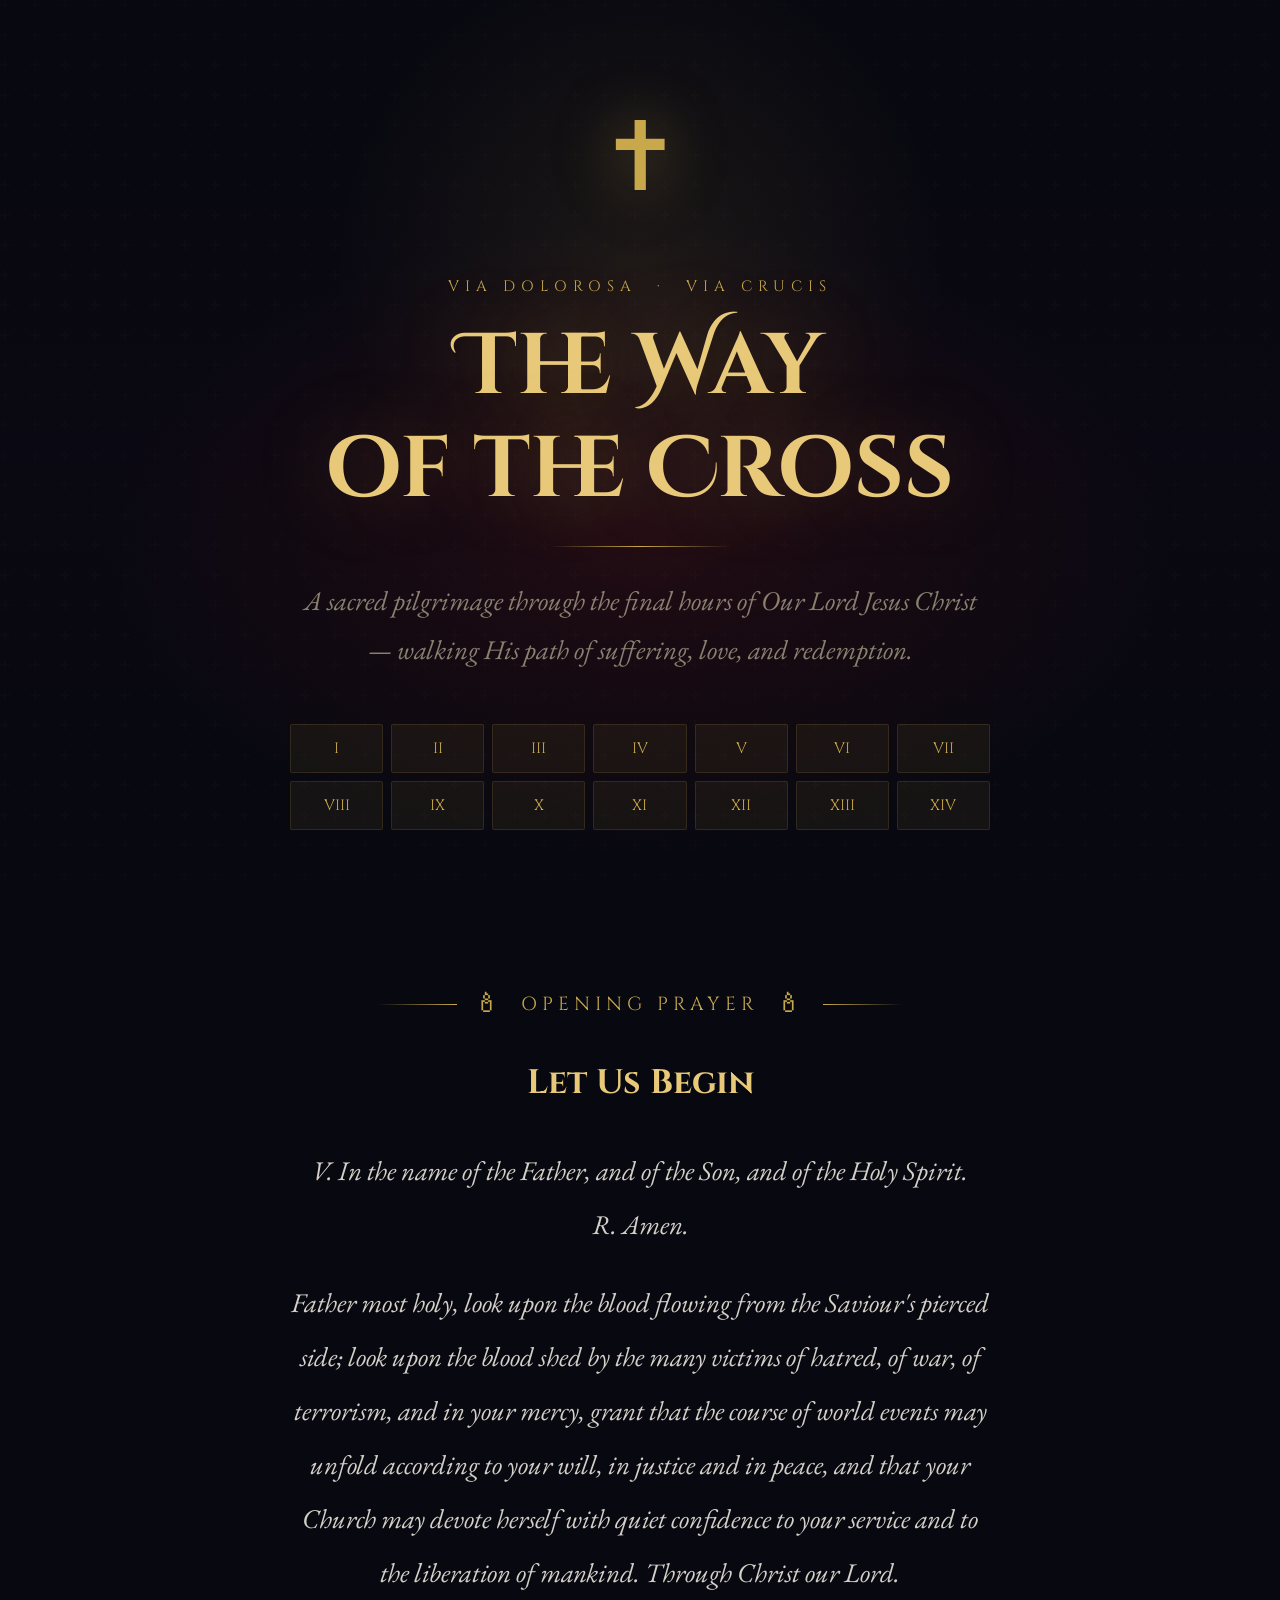
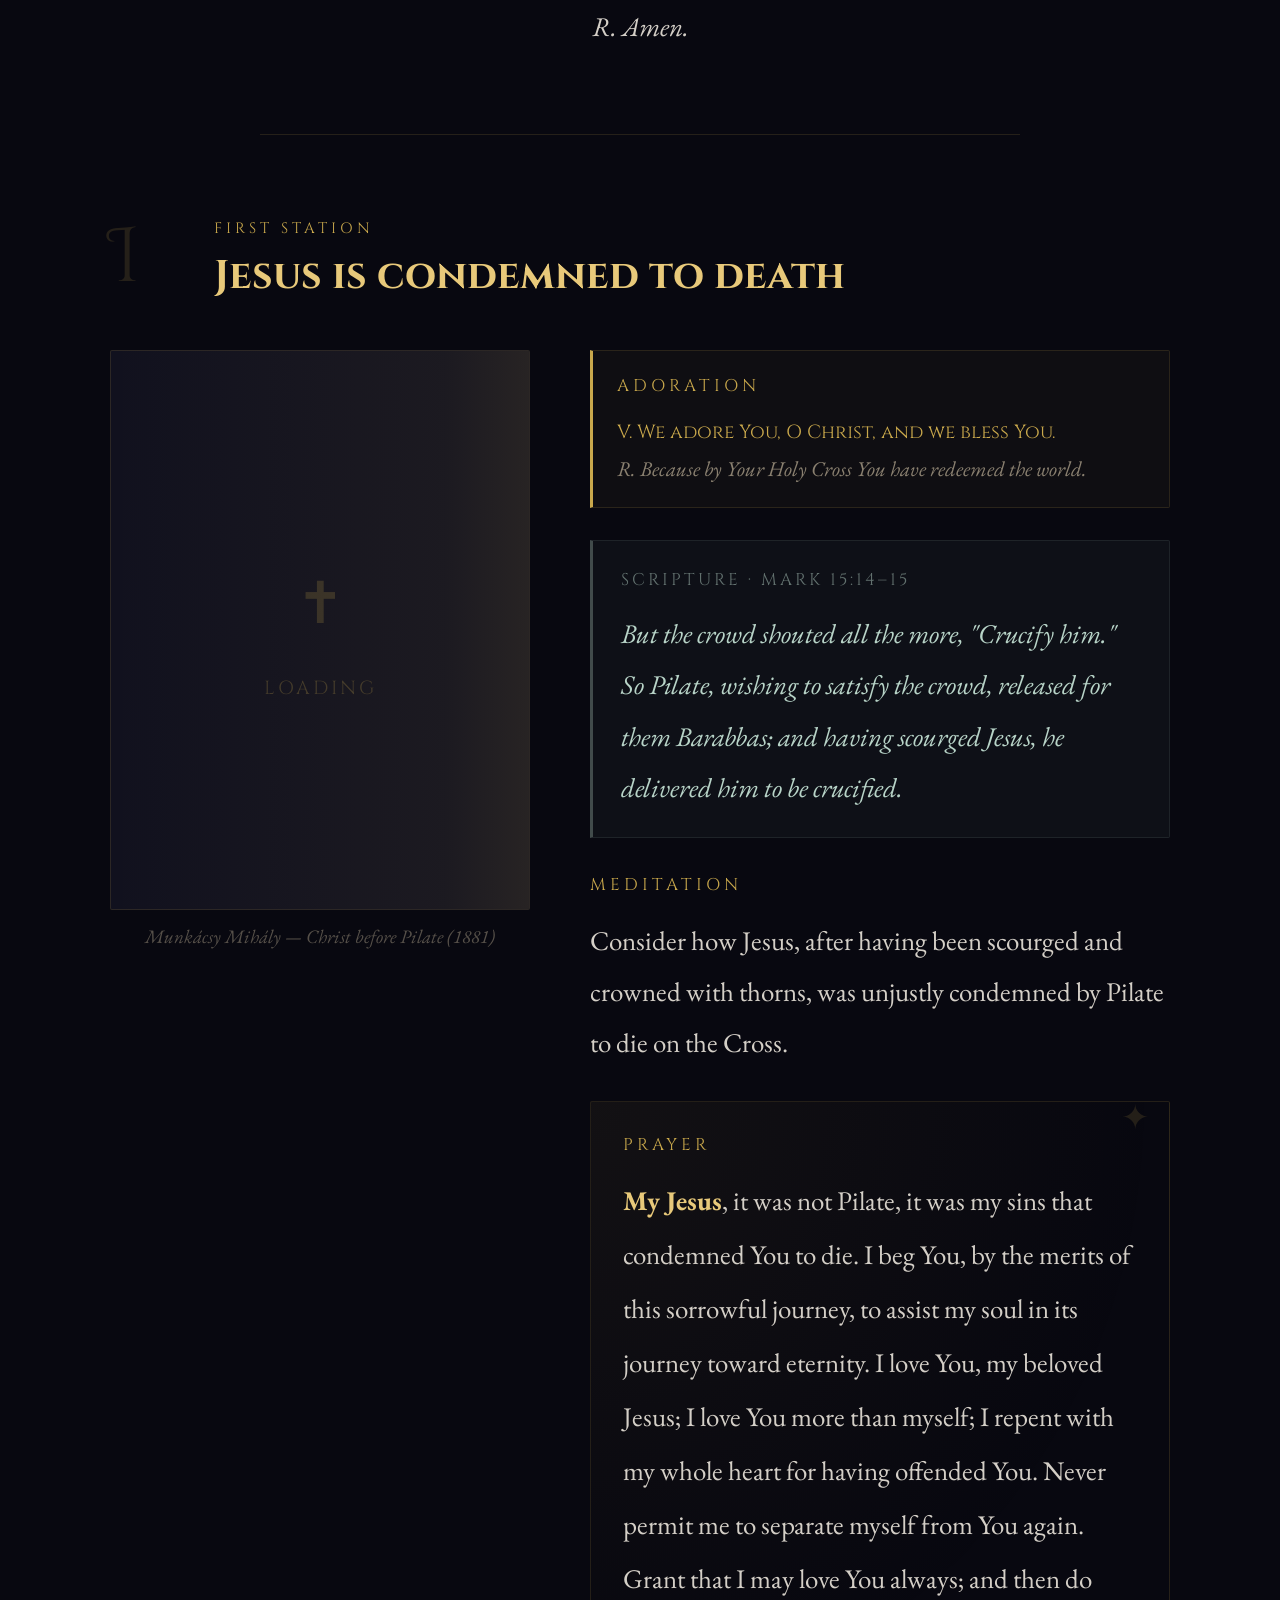
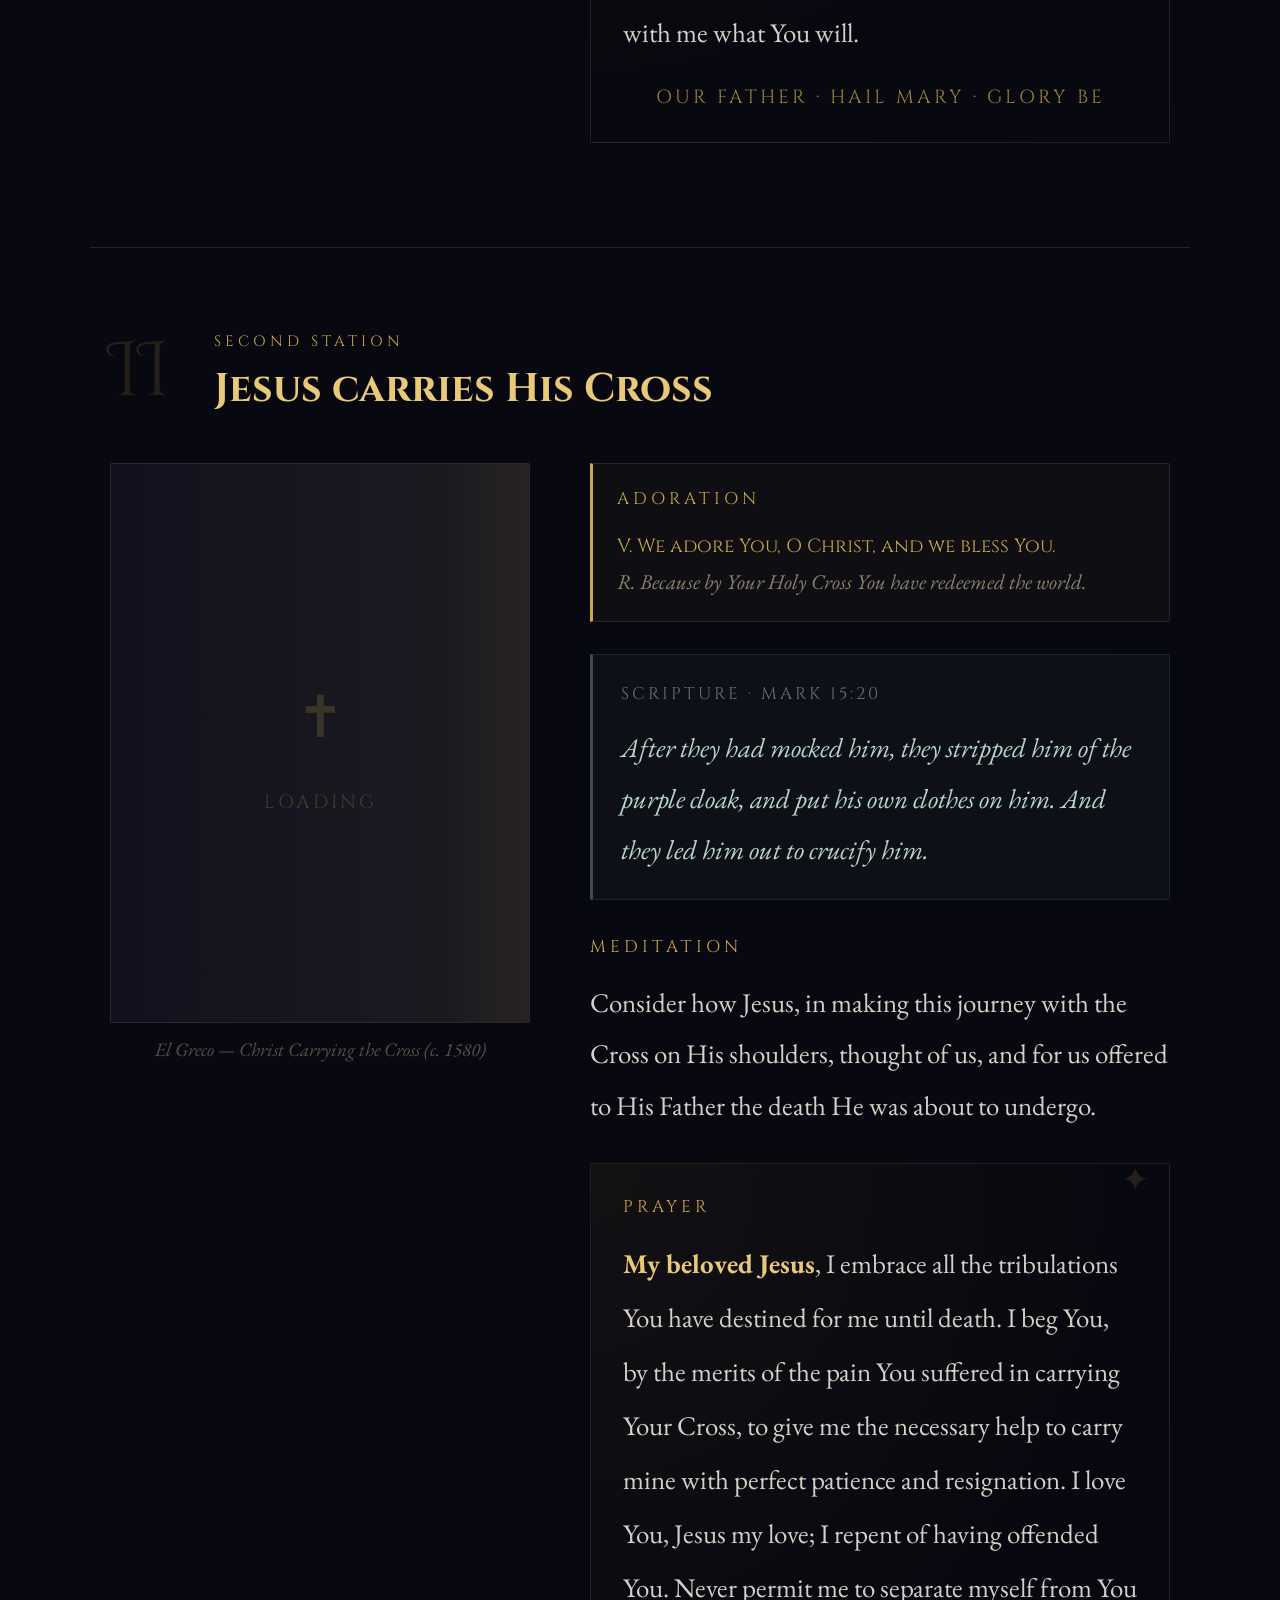
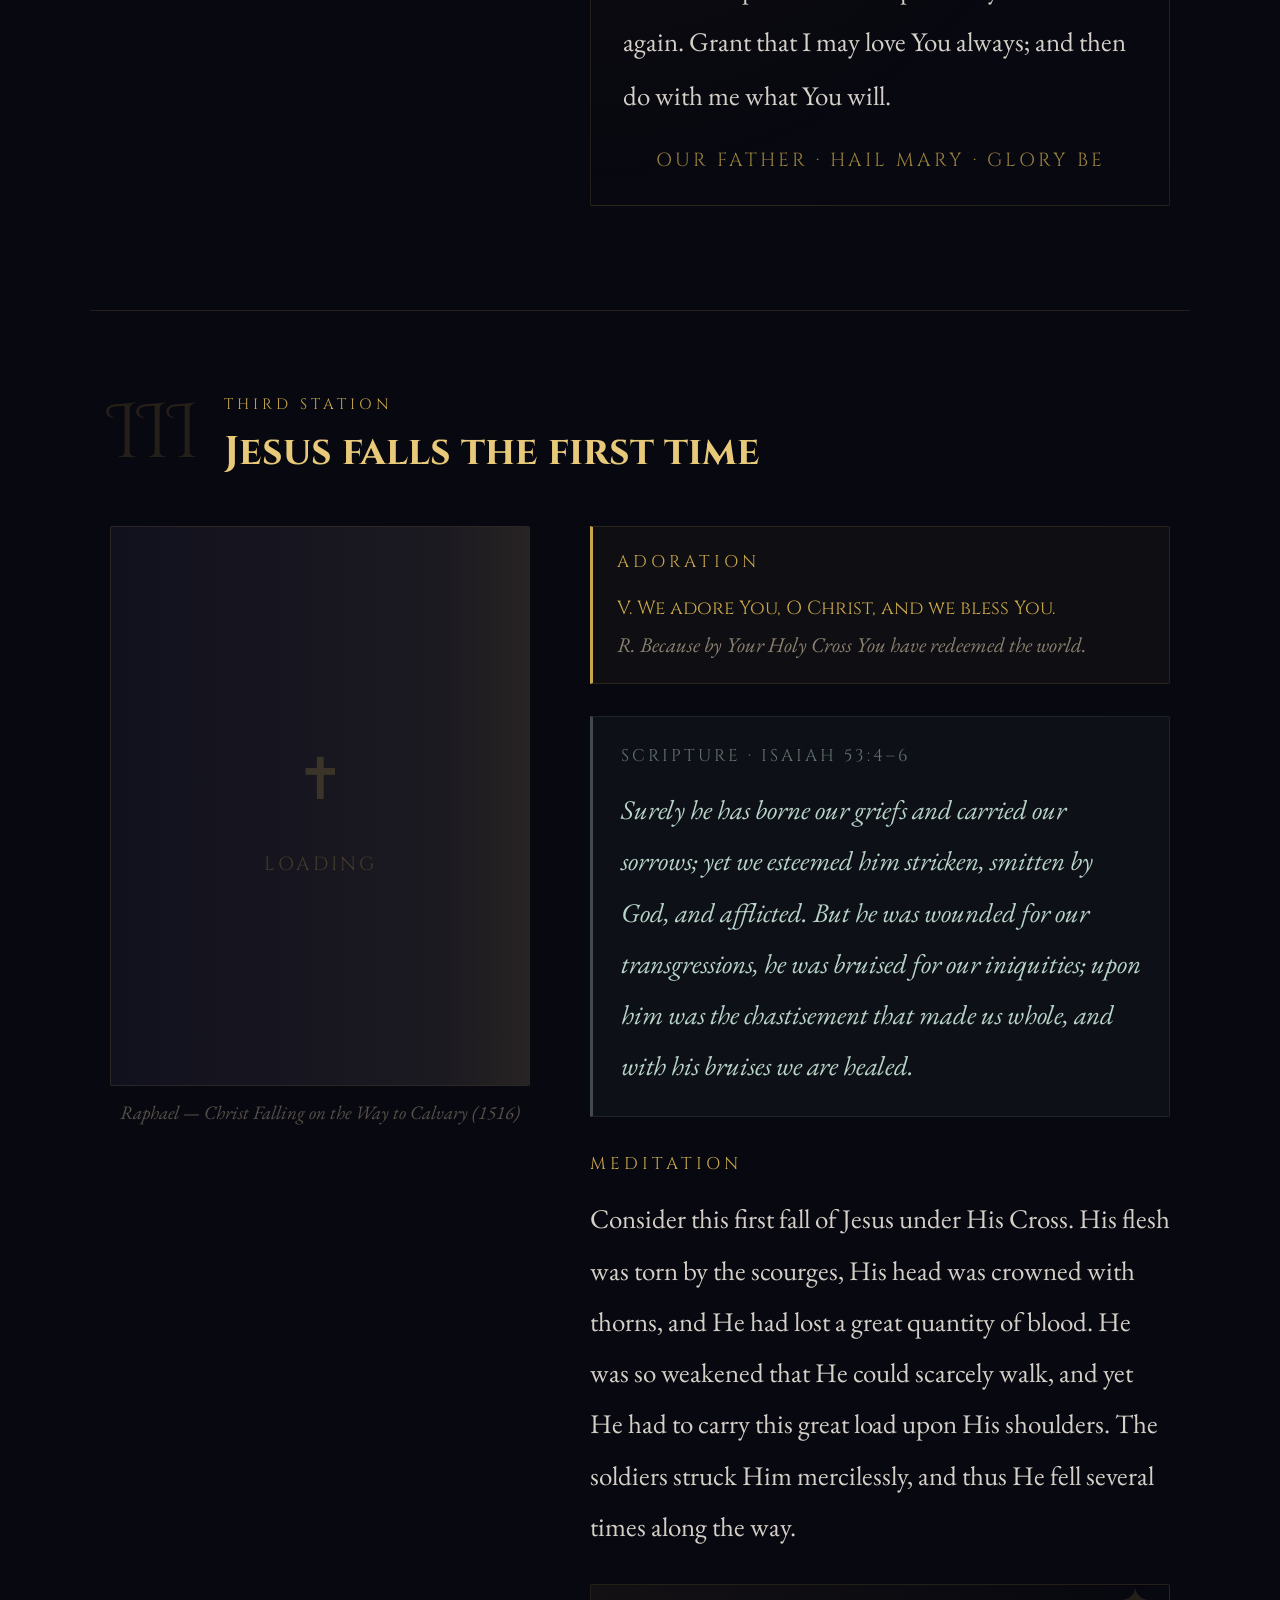
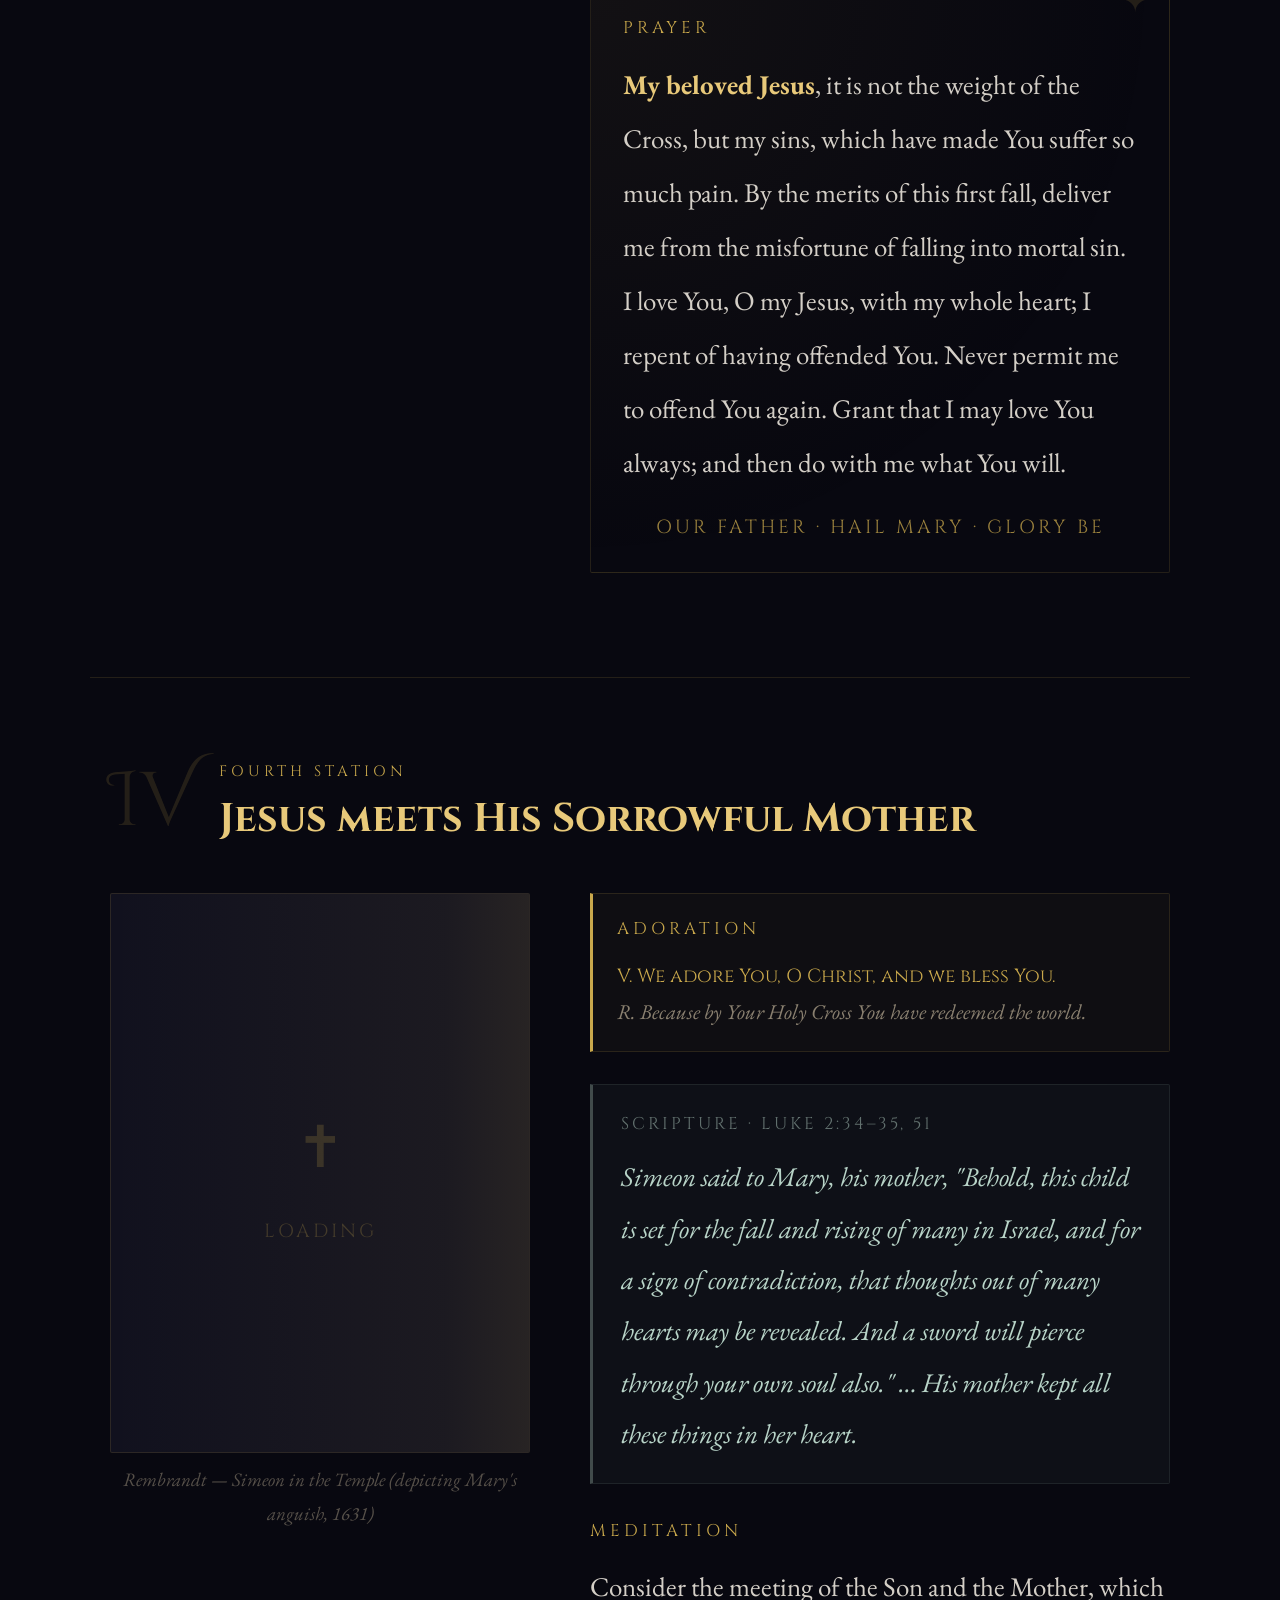
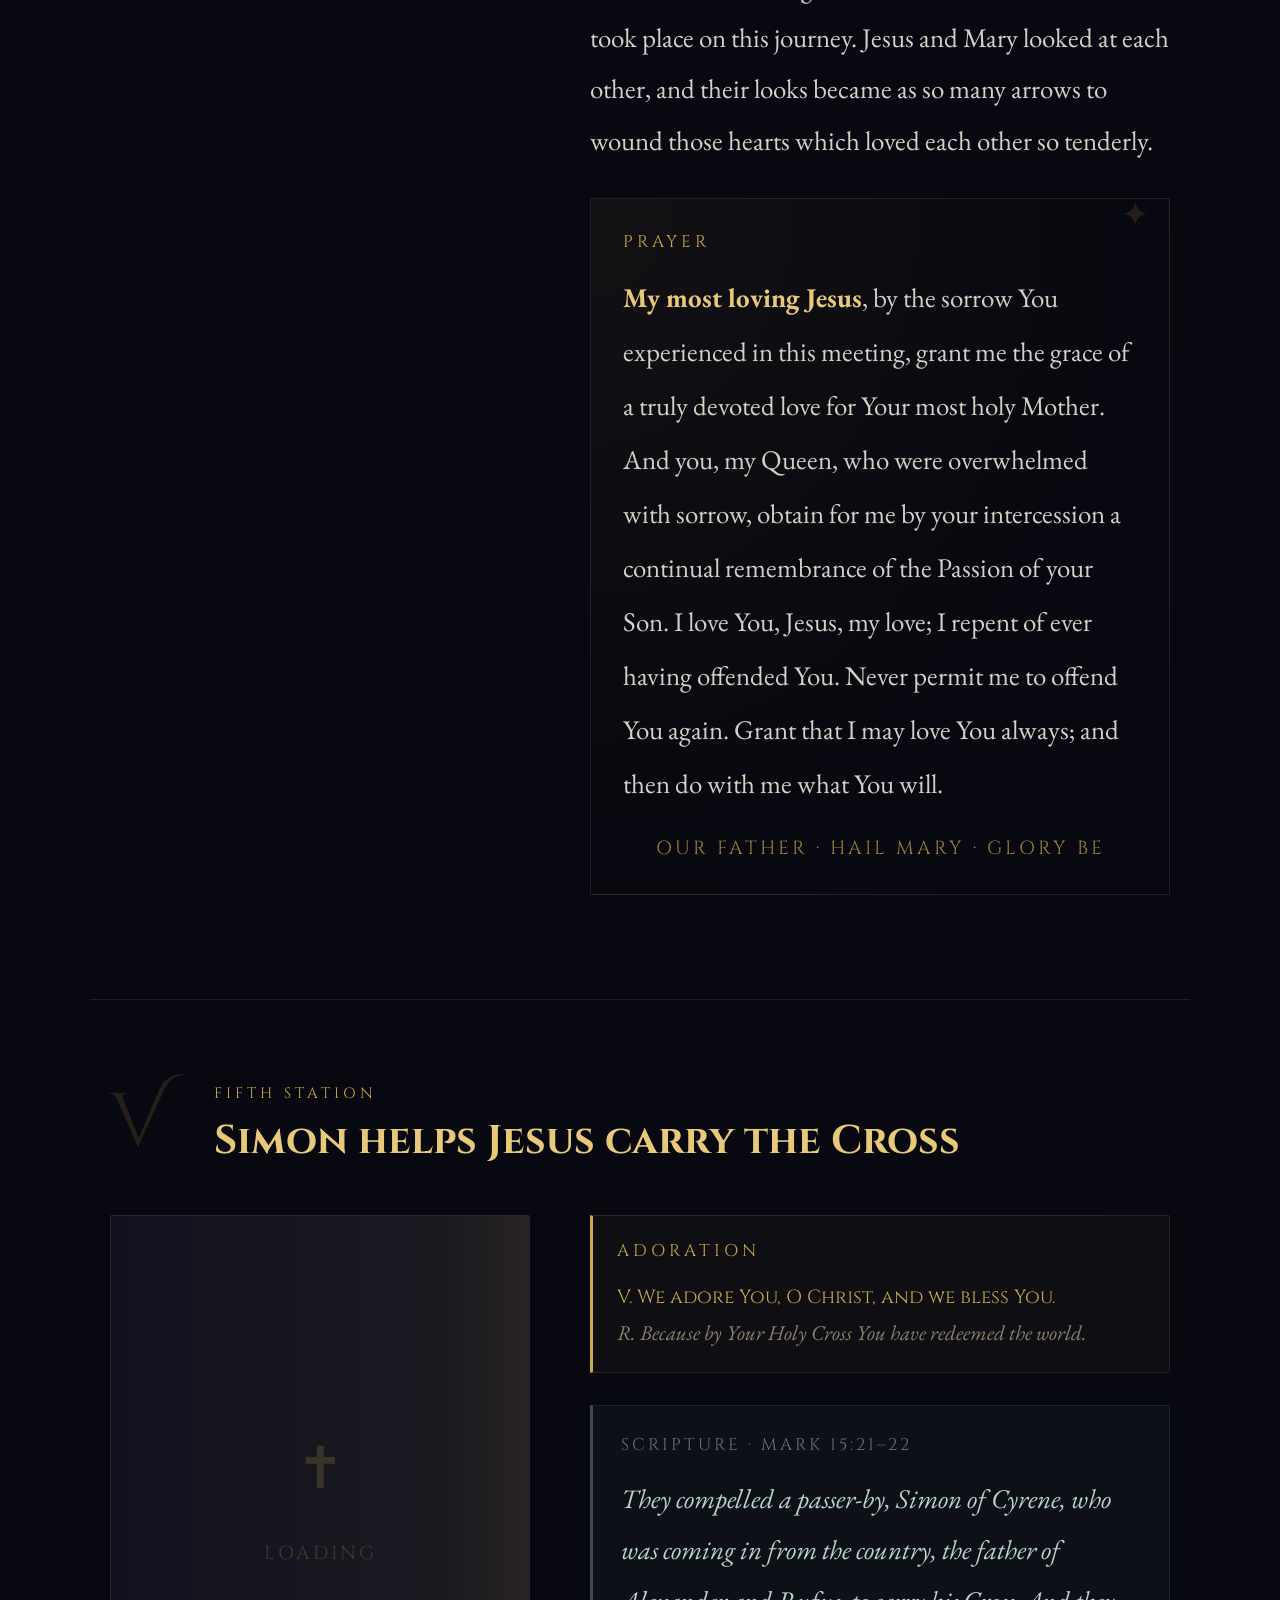
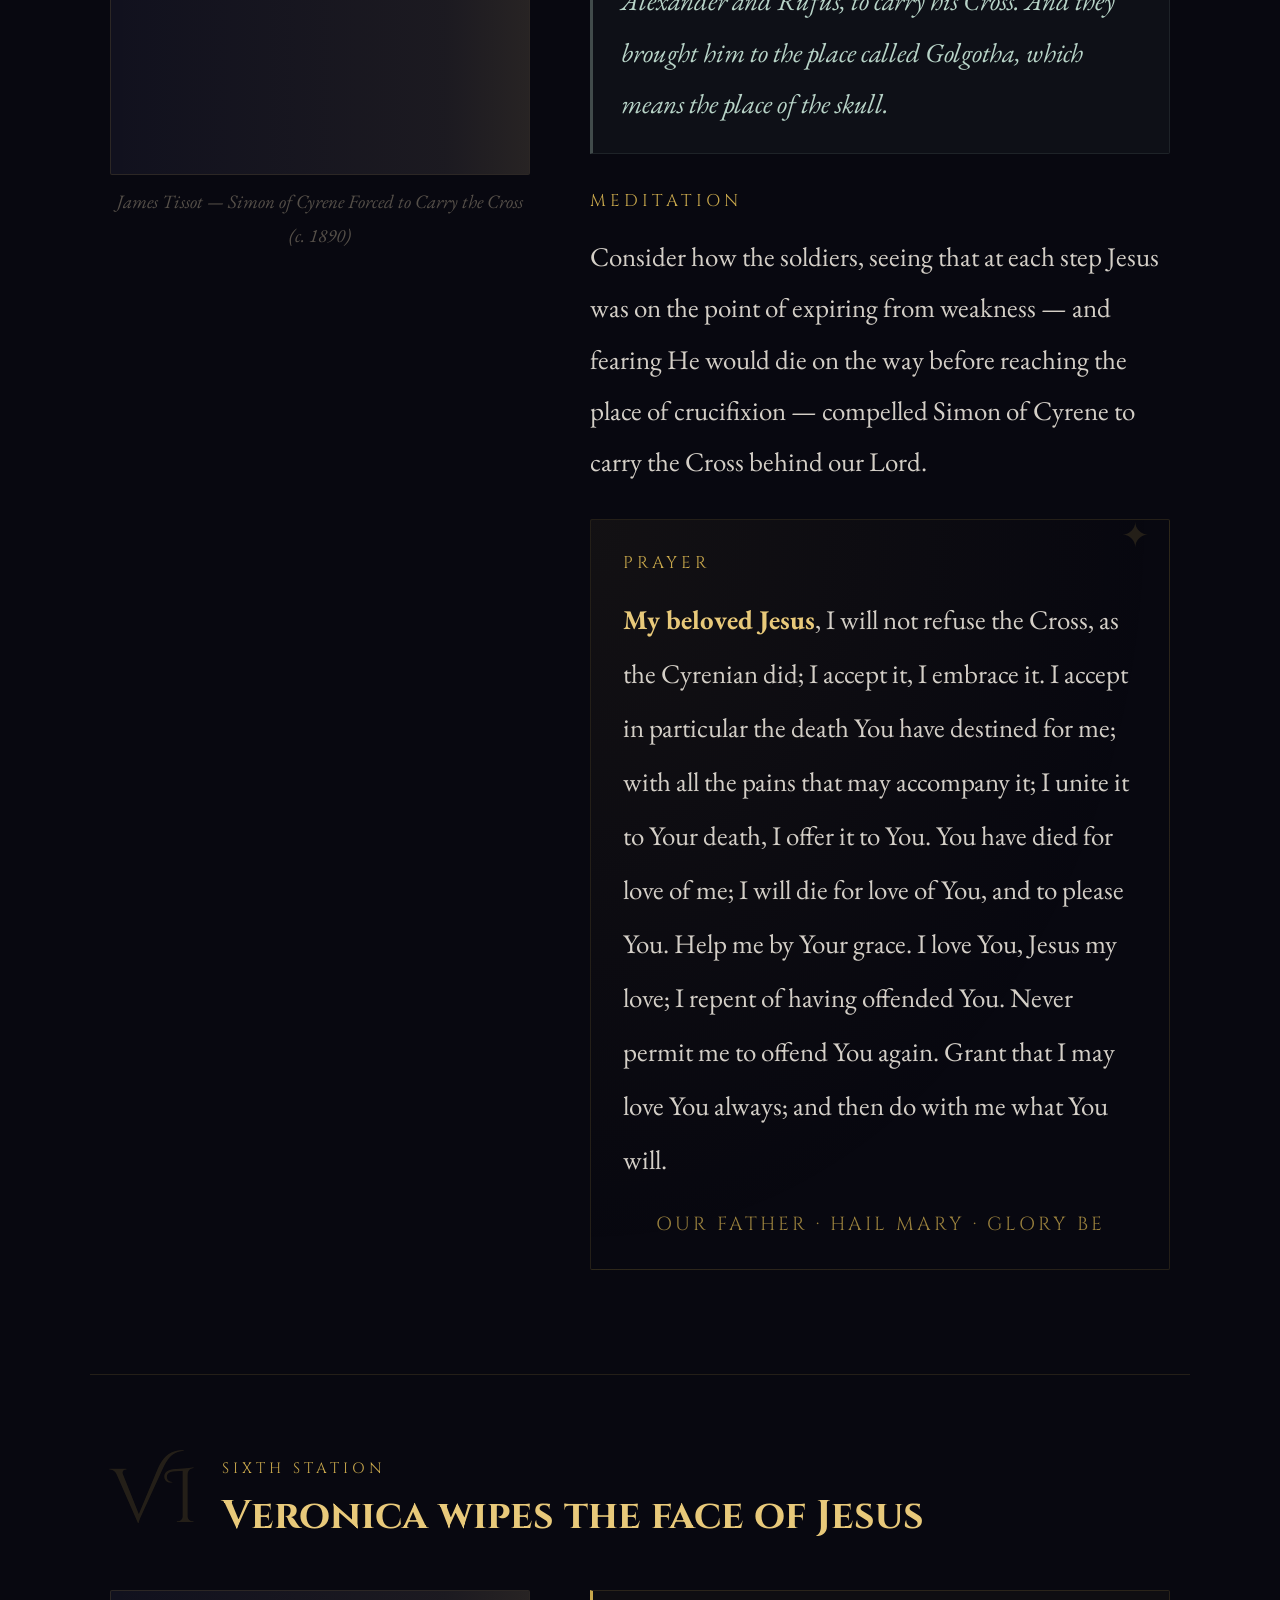
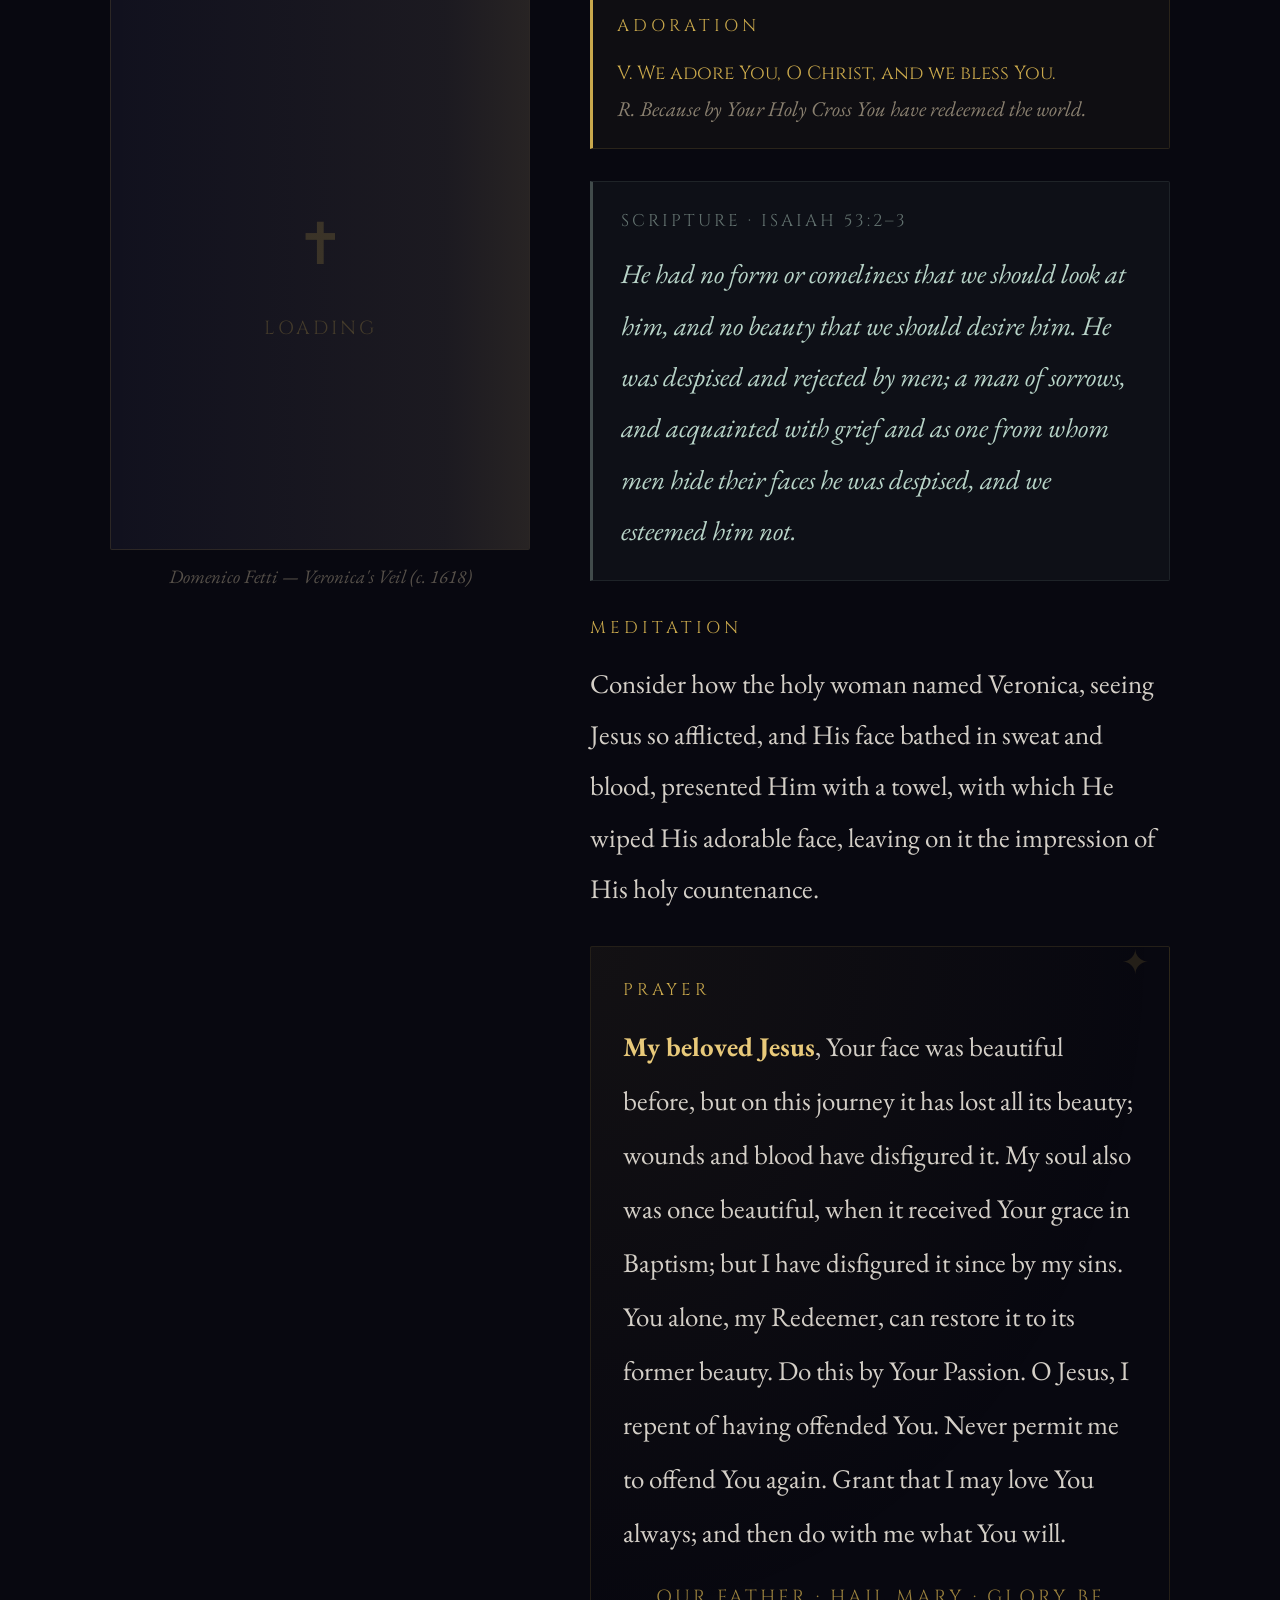
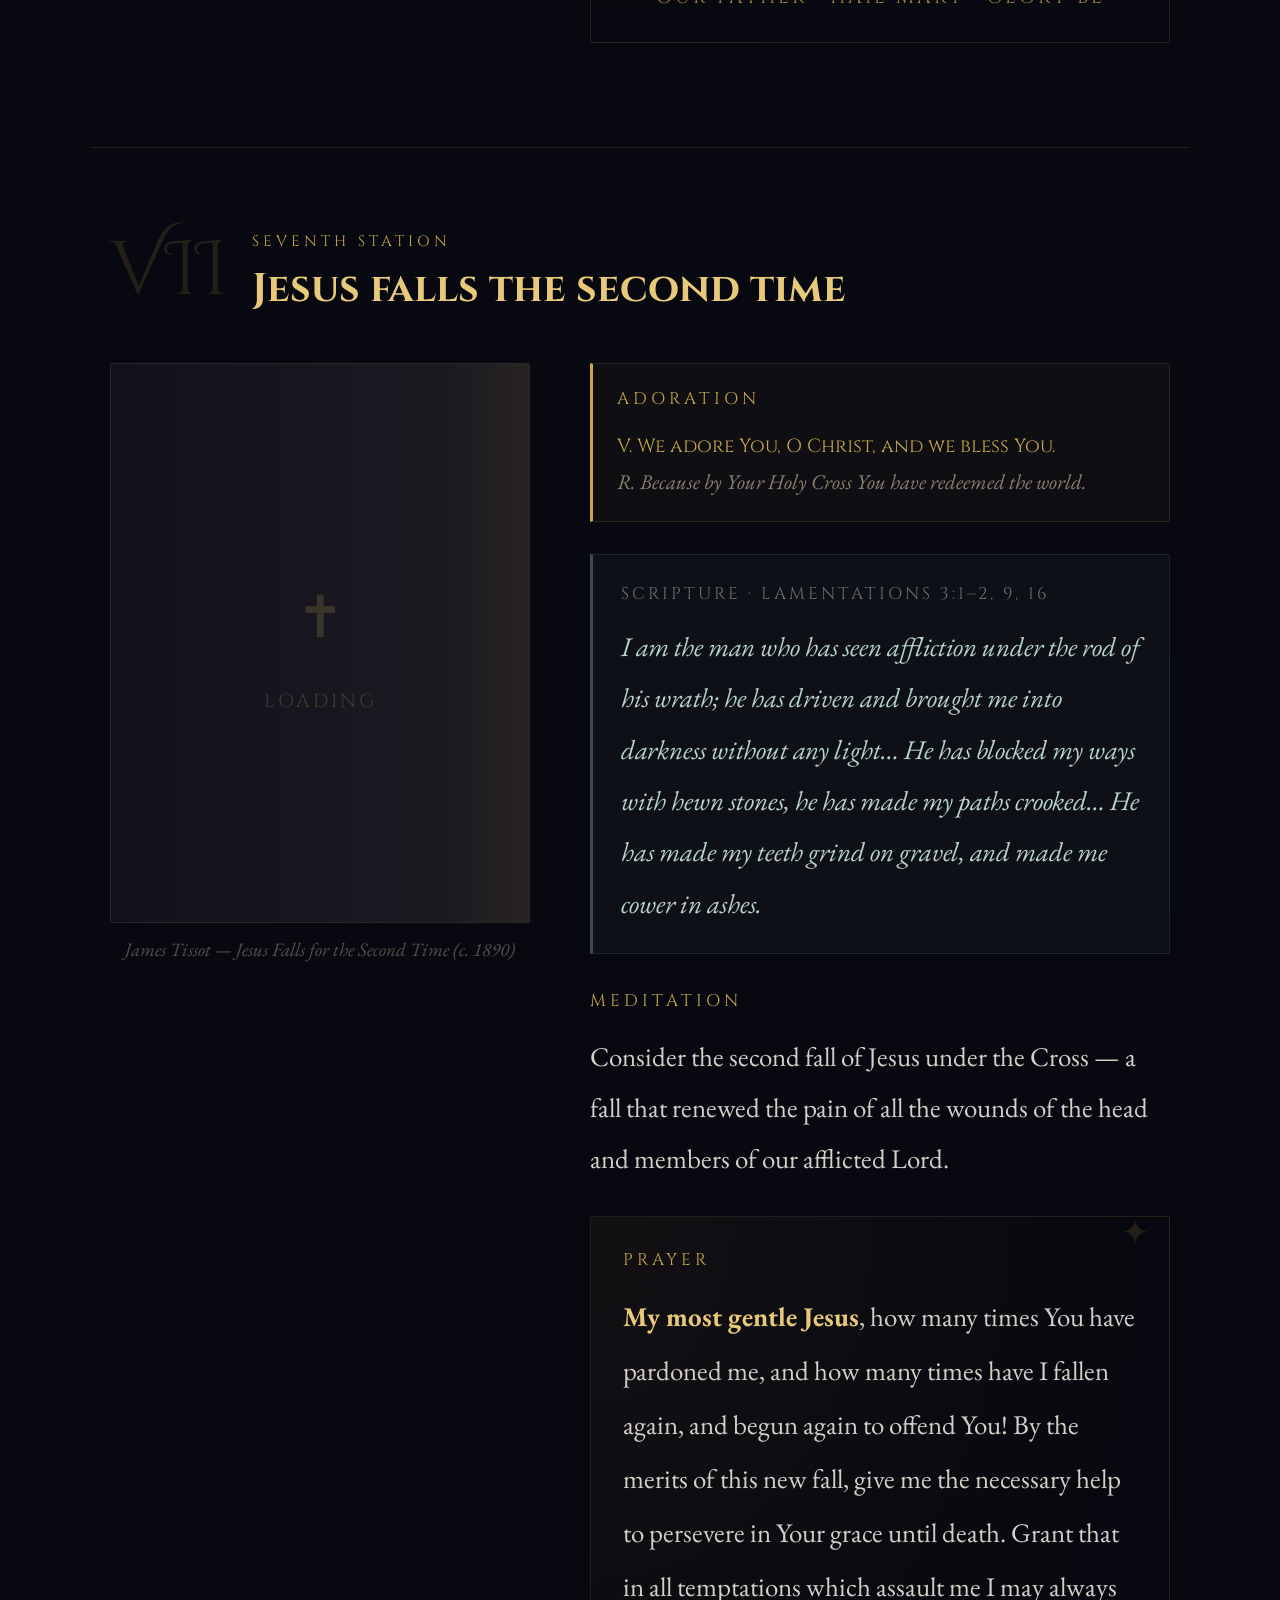
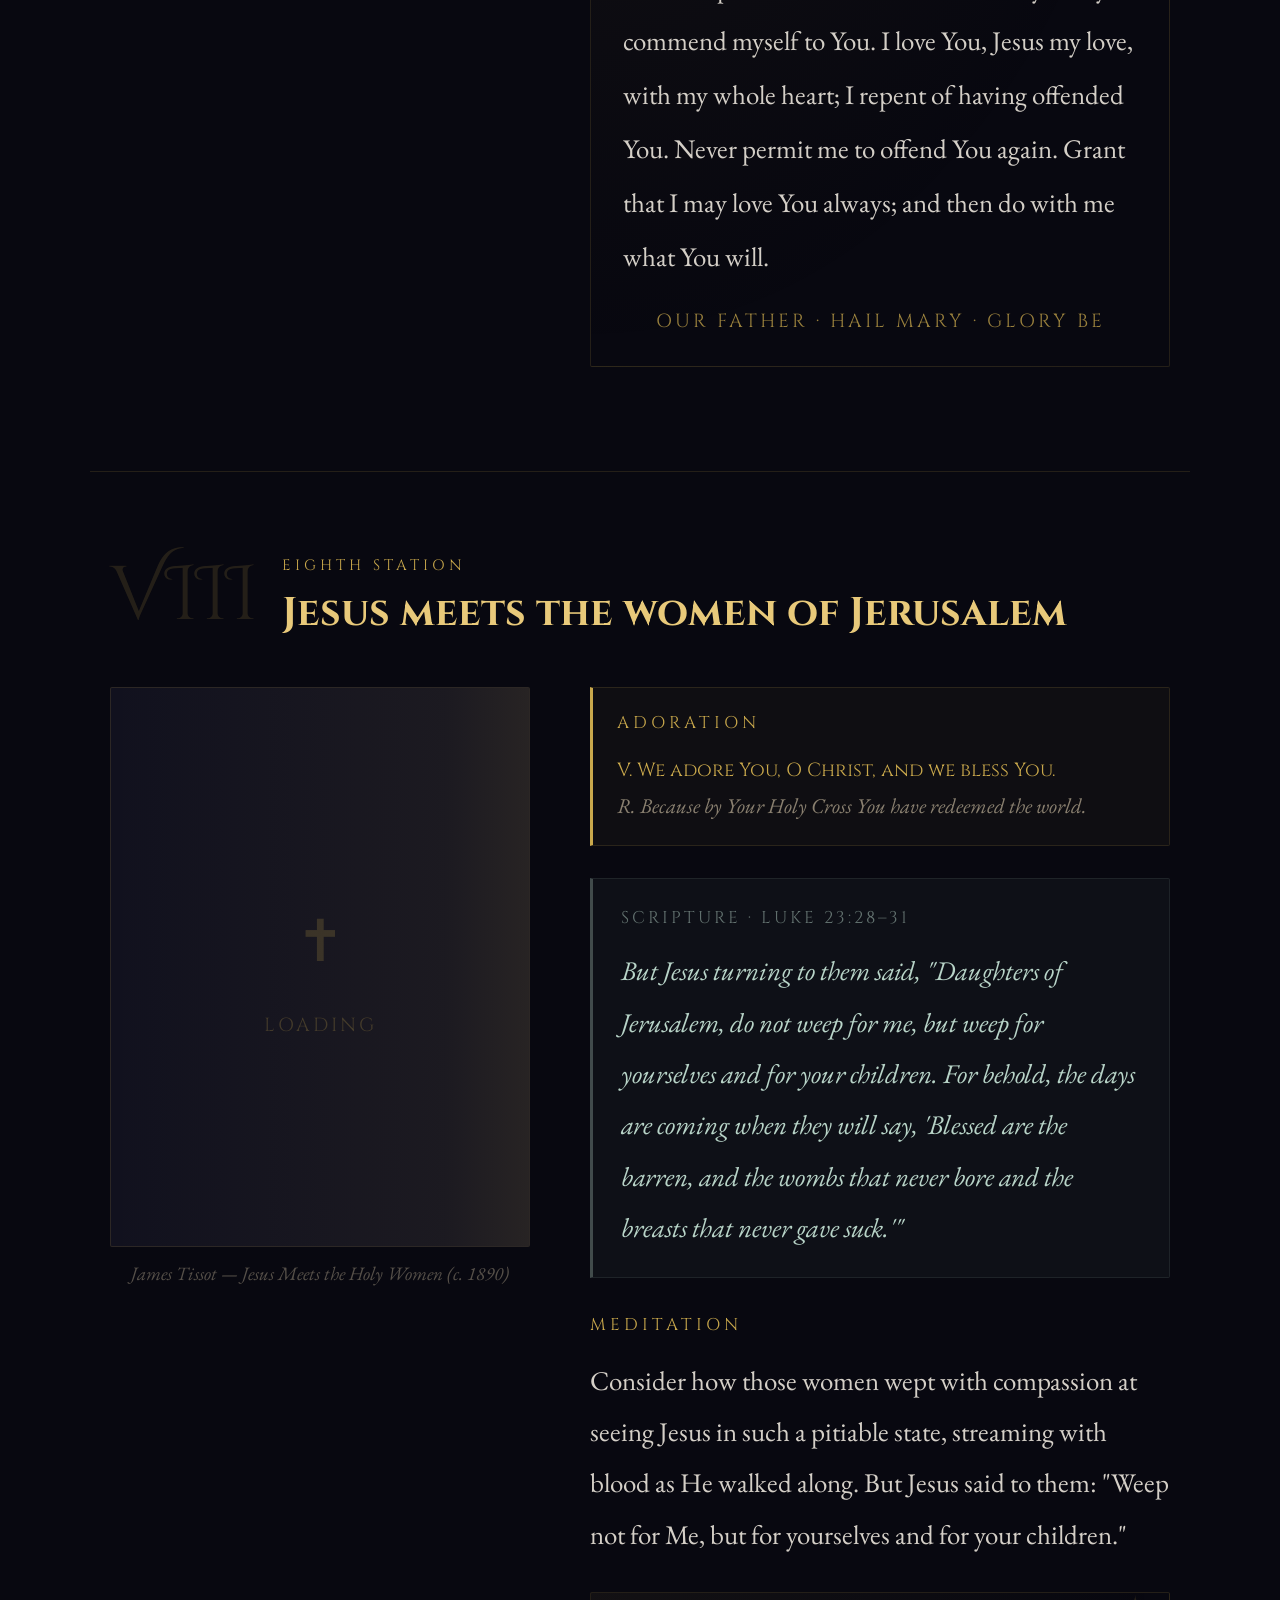
<file: WayofTheCross/way-of-the-cross.html>
<!DOCTYPE html>
<html lang="en">
<head>
<meta charset="UTF-8">
<meta name="viewport" content="width=device-width, initial-scale=1.0">
<title>The Way of the Cross</title>
<link href="https://fonts.googleapis.com/css2?family=Cinzel+Decorative:wght@400;700&family=Cinzel:wght@400;600&family=EB+Garamond:ital,wght@0,400;0,500;1,400;1,500&display=swap" rel="stylesheet">
<style>
  :root {
    --bg-deep: #080810;
    --bg-card: #0e0e1a;
    --bg-section: #0a0a14;
    --gold: #c9a84c;
    --gold-light: #e8c97a;
    --gold-dim: #7a6030;
    --crimson: #8b1a1a;
    --text-main: #d4cfc7;
    --text-dim: #8a8070;
    --text-scripture: #b8d4c8;
    --border: rgba(201,168,76,0.15);
    --glow: rgba(201,168,76,0.08);
  }

  * { margin: 0; padding: 0; box-sizing: border-box; }

  html { scroll-behavior: smooth; }

  body {
    background-color: var(--bg-deep);
    color: var(--text-main);
    font-family: 'EB Garamond', Georgia, serif;
    font-size: 27px;
    line-height: 1.8;
    overflow-x: hidden;
  }

  /* ── HERO ── */
  .hero {
    min-height: 100vh;
    display: flex;
    flex-direction: column;
    align-items: center;
    justify-content: center;
    text-align: center;
    padding: 60px 20px;
    position: relative;
    background:
      radial-gradient(ellipse 60% 50% at 50% 60%, rgba(139,26,26,0.18) 0%, transparent 70%),
      radial-gradient(ellipse 40% 60% at 50% 30%, rgba(201,168,76,0.10) 0%, transparent 60%),
      linear-gradient(180deg, #080810 0%, #0a0812 50%, #080810 100%);
  }

  .hero::before {
    content: '';
    position: absolute;
    inset: 0;
    background: url("data:image/svg+xml,%3Csvg width='60' height='60' viewBox='0 0 60 60' xmlns='http://www.w3.org/2000/svg'%3E%3Cg fill='none' fill-rule='evenodd'%3E%3Cg fill='%23c9a84c' fill-opacity='0.03'%3E%3Cpath d='M36 34v-4h-2v4h-4v2h4v4h2v-4h4v-2h-4zm0-30V0h-2v4h-4v2h4v4h2V6h4V4h-4zM6 34v-4H4v4H0v2h4v4h2v-4h4v-2H6zM6 4V0H4v4H0v2h4v4h2V6h4V4H6z'/%3E%3C/g%3E%3C/g%3E%3C/svg%3E");
    opacity: 0.5;
    pointer-events: none;
  }

  .cross-symbol {
    font-size: 96px;
    color: var(--gold);
    margin-bottom: 30px;
    text-shadow: 0 0 60px rgba(201,168,76,0.5), 0 0 120px rgba(201,168,76,0.2);
    animation: flicker 4s ease-in-out infinite;
    position: relative;
    z-index: 1;
  }

  @keyframes flicker {
    0%, 100% { opacity: 1; text-shadow: 0 0 60px rgba(201,168,76,0.5), 0 0 120px rgba(201,168,76,0.2); }
    45% { opacity: 0.95; text-shadow: 0 0 40px rgba(201,168,76,0.4), 0 0 80px rgba(201,168,76,0.15); }
    50% { opacity: 1; text-shadow: 0 0 70px rgba(201,168,76,0.6), 0 0 140px rgba(201,168,76,0.25); }
    85% { opacity: 0.97; }
  }

  .hero-label {
    font-family: 'Cinzel', serif;
    font-size: 15px;
    letter-spacing: 6px;
    color: var(--gold);
    text-transform: uppercase;
    margin-bottom: 16px;
    position: relative; z-index: 1;
  }

  .hero h1 {
    font-family: 'Cinzel Decorative', serif;
    font-size: clamp(44px, 7vw, 86px);
    font-weight: 700;
    color: var(--gold-light);
    text-shadow: 0 0 80px rgba(201,168,76,0.3);
    line-height: 1.2;
    margin-bottom: 24px;
    position: relative; z-index: 1;
  }

  .hero-divider {
    width: 180px;
    height: 1px;
    background: linear-gradient(90deg, transparent, var(--gold), transparent);
    margin: 0 auto 30px;
    position: relative; z-index: 1;
  }

  .hero-subtitle {
    max-width: 680px;
    color: var(--text-dim);
    font-style: italic;
    font-size: 27px;
    margin-bottom: 50px;
    position: relative; z-index: 1;
  }

  .nav-grid {
    display: grid;
    grid-template-columns: repeat(7, 1fr);
    gap: 8px;
    max-width: 700px;
    width: 100%;
    position: relative; z-index: 1;
  }

  .nav-btn {
    background: rgba(201,168,76,0.07);
    border: 1px solid var(--border);
    color: var(--gold);
    font-family: 'Cinzel', serif;
    font-size: 15px;
    padding: 10px 4px;
    cursor: pointer;
    transition: all 0.3s;
    text-decoration: none;
    display: block;
    text-align: center;
    border-radius: 2px;
  }

  .nav-btn:hover {
    background: rgba(201,168,76,0.18);
    border-color: var(--gold);
    box-shadow: 0 0 20px rgba(201,168,76,0.15);
  }

  /* ── OPENING PRAYER ── */
  .opening-prayer {
    max-width: 760px;
    margin: 0 auto;
    padding: 80px 30px;
    text-align: center;
    border-bottom: 1px solid var(--border);
  }

  .section-label {
    font-family: 'Cinzel', serif;
    font-size: 19px;
    letter-spacing: 5px;
    color: var(--gold);
    text-transform: uppercase;
    margin-bottom: 24px;
    display: flex;
    align-items: center;
    justify-content: center;
    gap: 16px;
  }

  .section-label::before, .section-label::after {
    content: '';
    flex: 1;
    max-width: 80px;
    height: 1px;
    background: linear-gradient(90deg, transparent, var(--gold));
  }
  .section-label::after { background: linear-gradient(90deg, var(--gold), transparent); }

  .opening-prayer h2 {
    font-family: 'Cinzel', serif;
    font-size: 34px;
    color: var(--gold-light);
    margin-bottom: 30px;
  }

  .prayer-text {
    font-size: 27px;
    color: var(--text-main);
    font-style: italic;
    line-height: 2;
  }

  /* ── STATIONS ── */
  .station {
    max-width: 1100px;
    margin: 0 auto 0;
    padding: 0 20px 80px;
    border-bottom: 1px solid var(--border);
  }

  .station:first-of-type { padding-top: 80px; }

  .station-header {
    display: flex;
    align-items: center;
    gap: 24px;
    margin-bottom: 48px;
    padding-top: 80px;
  }

  .station-num {
    font-family: 'Cinzel Decorative', serif;
    font-size: 76px;
    color: var(--gold);
    opacity: 0.15;
    line-height: 1;
    min-width: 80px;
  }

  .station-title-wrap h2 {
    font-family: 'Cinzel', serif;
    font-size: clamp(26px, 3.5vw, 40px);
    color: var(--gold-light);
    line-height: 1.3;
  }

  .station-title-wrap .station-roman {
    font-family: 'Cinzel', serif;
    font-size: 15px;
    letter-spacing: 4px;
    color: var(--gold);
    text-transform: uppercase;
    margin-bottom: 8px;
    display: block;
  }

  .station-body {
    display: grid;
    grid-template-columns: 420px 1fr;
    gap: 60px;
    align-items: start;
  }

  @media (max-width: 860px) {
    .station-body { grid-template-columns: 1fr; }
    .nav-grid { grid-template-columns: repeat(4, 1fr); }
  }

  .station-image-wrap {
    position: sticky;
    top: 30px;
  }

  .artwork-credit {
    font-size: 19px;
    color: var(--text-dim);
    font-style: italic;
    margin-top: 10px;
    text-align: center;
    opacity: 0.6;
  }

  .adoration-block {
    background: rgba(201,168,76,0.04);
    border: 1px solid var(--border);
    border-left: 3px solid var(--gold);
    padding: 20px 24px;
    margin-bottom: 32px;
    border-radius: 0 2px 2px 0;
  }

  .adoration-block .v { color: var(--gold); font-family: 'Cinzel', serif; font-size: 19px; }
  .adoration-block .r { color: var(--text-dim); font-style: italic; font-size: 21px; }

  .block-title {
    font-family: 'Cinzel', serif;
    font-size: 17px;
    letter-spacing: 4px;
    color: var(--gold);
    text-transform: uppercase;
    margin-bottom: 14px;
  }

  /* ── IMAGE SKELETON LOADER ── */
  .img-skeleton {
    position: relative;
    width: 100%;
    aspect-ratio: 3/4;
    background: #11111e;
    border-radius: 2px;
    border: 1px solid var(--border);
    overflow: hidden;
  }

  .img-skeleton::after {
    content: '';
    position: absolute;
    inset: 0;
    background: linear-gradient(90deg,
      transparent 0%,
      rgba(201,168,76,0.06) 40%,
      rgba(201,168,76,0.12) 50%,
      rgba(201,168,76,0.06) 60%,
      transparent 100%);
    background-size: 200% 100%;
    animation: shimmer 1.8s infinite;
  }

  @keyframes shimmer {
    0%   { background-position: 200% 0; }
    100% { background-position: -200% 0; }
  }

  .img-skeleton .cross-placeholder {
    position: absolute;
    inset: 0;
    display: flex;
    flex-direction: column;
    align-items: center;
    justify-content: center;
    gap: 12px;
    color: rgba(201,168,76,0.2);
    font-size: 58px;
    font-family: 'Cinzel', serif;
    z-index: 1;
  }

  .img-skeleton .cross-placeholder span {
    font-size: 19px;
    letter-spacing: 3px;
    color: rgba(201,168,76,0.25);
    text-transform: uppercase;
  }

  .img-skeleton img {
    position: absolute;
    inset: 0;
    width: 100%;
    height: 100%;
    object-fit: cover;
    opacity: 0;
    transition: opacity 0.6s ease;
    border-radius: 2px;
    box-shadow:
      0 0 0 1px rgba(201,168,76,0.08),
      0 20px 80px rgba(0,0,0,0.7),
      0 0 60px rgba(201,168,76,0.05);
    filter: brightness(0.88) contrast(1.08) sepia(0.15);
  }

  .img-skeleton img:hover {
    filter: brightness(0.95) contrast(1.05) sepia(0.05);
  }

  .img-skeleton img.loaded {
    opacity: 1;
  }

  .img-skeleton.done::after,
  .img-skeleton.done .cross-placeholder {
    display: none;
  }

  .scripture-block {
    background: rgba(184,212,200,0.04);
    border: 1px solid rgba(184,212,200,0.1);
    border-left: 3px solid rgba(184,212,200,0.3);
    padding: 24px 28px;
    margin-bottom: 32px;
    border-radius: 0 2px 2px 0;
  }

  .scripture-ref {
    font-family: 'Cinzel', serif;
    font-size: 17px;
    letter-spacing: 3px;
    color: rgba(184,212,200,0.5);
    text-transform: uppercase;
    margin-bottom: 12px;
  }

  .scripture-text {
    color: var(--text-scripture);
    font-style: italic;
    font-size: 27px;
    line-height: 1.9;
  }

  .meditation-block {
    margin-bottom: 32px;
  }

  .meditation-text {
    color: var(--text-main);
    font-size: 27px;
    line-height: 1.9;
  }

  .prayer-block {
    background: radial-gradient(ellipse at top left, rgba(201,168,76,0.06) 0%, transparent 70%);
    border: 1px solid var(--border);
    padding: 28px 32px;
    border-radius: 2px;
    position: relative;
    overflow: hidden;
    margin-bottom: 24px;
  }

  .prayer-block::before {
    content: '✦';
    position: absolute;
    top: -15px;
    right: 20px;
    font-size: 34px;
    color: var(--gold);
    opacity: 0.15;
  }

  .prayer-text-main {
    color: var(--text-main);
    font-size: 27px;
    line-height: 2;
  }

  .prayer-text-main strong {
    color: var(--gold-light);
    font-style: normal;
  }

  .our-father {
    font-family: 'Cinzel', serif;
    font-size: 19px;
    letter-spacing: 3px;
    color: var(--gold);
    text-transform: uppercase;
    margin-top: 20px;
    opacity: 0.75;
    text-align: center;
  }

  /* ── CLOSING ── */
  .closing {
    max-width: 760px;
    margin: 80px auto;
    padding: 60px 30px;
    text-align: center;
    border: 1px solid var(--border);
    background: radial-gradient(ellipse at center, rgba(201,168,76,0.05) 0%, transparent 70%);
  }

  .closing h2 {
    font-family: 'Cinzel', serif;
    font-size: 32px;
    color: var(--gold-light);
    margin-bottom: 30px;
  }

  .closing .prayer-text {
    text-align: left;
    font-size: 27px;
  }

  footer {
    text-align: center;
    padding: 40px 20px;
    font-size: 17px;
    color: var(--text-dim);
    border-top: 1px solid var(--border);
    font-family: 'Cinzel', serif;
    letter-spacing: 2px;
  }

  /* Scroll reveal */
  .station { opacity: 0; transform: translateY(30px); transition: opacity 0.8s ease, transform 0.8s ease; }
  .station.visible { opacity: 1; transform: translateY(0); }
  .opening-prayer, .closing { opacity: 0; transition: opacity 0.8s ease; }
  .opening-prayer.visible, .closing.visible { opacity: 1; }

  /* Progress bar */
  .progress-bar {
    position: fixed;
    top: 0; left: 0;
    height: 2px;
    background: linear-gradient(90deg, var(--crimson), var(--gold));
    z-index: 1000;
    transition: width 0.2s;
    box-shadow: 0 0 10px rgba(201,168,76,0.5);
  }

  /* Candle decoration */
  .candle {
    display: inline-block;
    font-size: 27px;
    animation: flicker 3s ease-in-out infinite;
  }
  .candle:nth-child(2) { animation-delay: 0.7s; }
</style>
</head>
<body>

<div class="progress-bar" id="progress"></div>

<!-- HERO -->
<section class="hero">
  <div class="cross-symbol">✝</div>
  <div class="hero-label">Via Dolorosa &nbsp;·&nbsp; Via Crucis</div>
  <h1>The Way<br>of the Cross</h1>
  <div class="hero-divider"></div>
  <p class="hero-subtitle">A sacred pilgrimage through the final hours of Our Lord Jesus Christ — walking His path of suffering, love, and redemption.</p>

  <nav class="nav-grid" aria-label="Stations">
    <a class="nav-btn" href="#station-1">I</a>
    <a class="nav-btn" href="#station-2">II</a>
    <a class="nav-btn" href="#station-3">III</a>
    <a class="nav-btn" href="#station-4">IV</a>
    <a class="nav-btn" href="#station-5">V</a>
    <a class="nav-btn" href="#station-6">VI</a>
    <a class="nav-btn" href="#station-7">VII</a>
    <a class="nav-btn" href="#station-8">VIII</a>
    <a class="nav-btn" href="#station-9">IX</a>
    <a class="nav-btn" href="#station-10">X</a>
    <a class="nav-btn" href="#station-11">XI</a>
    <a class="nav-btn" href="#station-12">XII</a>
    <a class="nav-btn" href="#station-13">XIII</a>
    <a class="nav-btn" href="#station-14">XIV</a>
  </nav>
</section>

<!-- OPENING PRAYER -->
<div class="opening-prayer">
  <div class="section-label"><span class="candle">🕯</span> Opening Prayer <span class="candle">🕯</span></div>
  <h2>Let Us Begin</h2>
  <p class="prayer-text" style="margin-bottom:24px;">
    <em>V. In the name of the Father, and of the Son, and of the Holy Spirit.<br>
    R. Amen.</em>
  </p>
  <p class="prayer-text">
    Father most holy, look upon the blood flowing from the Saviour's pierced side; look upon the blood shed by the many victims of hatred, of war, of terrorism, and in your mercy, grant that the course of world events may unfold according to your will, in justice and in peace, and that your Church may devote herself with quiet confidence to your service and to the liberation of mankind. Through Christ our Lord.<br>
    <em>R. Amen.</em>
  </p>
</div>

<!-- ═══════════════════════════ STATION 1 ═══════════════════════════ -->
<div class="station" id="station-1">
  <div class="station-header">
    <div class="station-num">I</div>
    <div class="station-title-wrap">
      <span class="station-roman">First Station</span>
      <h2>Jesus is condemned to death</h2>
    </div>
  </div>
  <div class="station-body">
    <div class="station-image-wrap">
      <div class="img-skeleton" id="sk1">
        <div class="cross-placeholder">✝<span>Loading</span></div>
        <img src="https://upload.wikimedia.org/wikipedia/commons/thumb/6/6d/Munkacsy_Christ_before_Pilate_1881.jpg/800px-Munkacsy_Christ_before_Pilate_1881.jpg"
             alt="Christ before Pilate by Munkácsy Mihály, 1881"
             loading="lazy" decoding="async"
             onload="this.classList.add('loaded');this.closest('.img-skeleton').classList.add('done')"
             onerror="this.src='https://upload.wikimedia.org/wikipedia/commons/thumb/5/5e/Pilate_washing_his_hands.jpg/800px-Pilate_washing_his_hands.jpg'">
      </div>
      <div class="artwork-credit">Munkácsy Mihály — Christ before Pilate (1881)</div>
    </div>
    <div class="station-content">
      <div class="adoration-block">
        <div class="block-title">Adoration</div>
        <div class="v">V. We adore You, O Christ, and we bless You.</div>
        <div class="r">R. Because by Your Holy Cross You have redeemed the world.</div>
      </div>
      <div class="scripture-block">
        <div class="block-title scripture-ref">Scripture · Mark 15:14–15</div>
        <div class="scripture-text">But the crowd shouted all the more, "Crucify him." So Pilate, wishing to satisfy the crowd, released for them Barabbas; and having scourged Jesus, he delivered him to be crucified.</div>
      </div>
      <div class="meditation-block">
        <div class="block-title">Meditation</div>
        <p class="meditation-text">Consider how Jesus, after having been scourged and crowned with thorns, was unjustly condemned by Pilate to die on the Cross.</p>
      </div>
      <div class="prayer-block">
        <div class="block-title">Prayer</div>
        <p class="prayer-text-main"><strong>My Jesus</strong>, it was not Pilate, it was my sins that condemned You to die. I beg You, by the merits of this sorrowful journey, to assist my soul in its journey toward eternity. I love You, my beloved Jesus; I love You more than myself; I repent with my whole heart for having offended You. Never permit me to separate myself from You again. Grant that I may love You always; and then do with me what You will.</p>
        <div class="our-father">Our Father · Hail Mary · Glory Be</div>
      </div>
    </div>
  </div>
</div>

<!-- ═══════════════════════════ STATION 2 ═══════════════════════════ -->
<div class="station" id="station-2">
  <div class="station-header">
    <div class="station-num">II</div>
    <div class="station-title-wrap">
      <span class="station-roman">Second Station</span>
      <h2>Jesus carries His Cross</h2>
    </div>
  </div>
  <div class="station-body">
    <div class="station-image-wrap">
      <div class="img-skeleton" id="sk2">
        <div class="cross-placeholder">✝<span>Loading</span></div>
        <img src="https://upload.wikimedia.org/wikipedia/commons/thumb/6/6c/El_Greco_-_Christ_Carrying_the_Cross_-_Google_Art_Project.jpg/745px-El_Greco_-_Christ_Carrying_the_Cross_-_Google_Art_Project.jpg"
             alt="Christ Carrying the Cross by El Greco"
             loading="lazy" decoding="async"
             onload="this.classList.add('loaded');this.closest('.img-skeleton').classList.add('done')"
             onerror="this.src='https://upload.wikimedia.org/wikipedia/commons/thumb/4/4f/Raphael_-_Christ_Falling_on_the_Way_to_Calvary.jpg/800px-Raphael_-_Christ_Falling_on_the_Way_to_Calvary.jpg'">
      </div>
      <div class="artwork-credit">El Greco — Christ Carrying the Cross (c. 1580)</div>
    </div>
    <div class="station-content">
      <div class="adoration-block">
        <div class="block-title">Adoration</div>
        <div class="v">V. We adore You, O Christ, and we bless You.</div>
        <div class="r">R. Because by Your Holy Cross You have redeemed the world.</div>
      </div>
      <div class="scripture-block">
        <div class="block-title scripture-ref">Scripture · Mark 15:20</div>
        <div class="scripture-text">After they had mocked him, they stripped him of the purple cloak, and put his own clothes on him. And they led him out to crucify him.</div>
      </div>
      <div class="meditation-block">
        <div class="block-title">Meditation</div>
        <p class="meditation-text">Consider how Jesus, in making this journey with the Cross on His shoulders, thought of us, and for us offered to His Father the death He was about to undergo.</p>
      </div>
      <div class="prayer-block">
        <div class="block-title">Prayer</div>
        <p class="prayer-text-main"><strong>My beloved Jesus</strong>, I embrace all the tribulations You have destined for me until death. I beg You, by the merits of the pain You suffered in carrying Your Cross, to give me the necessary help to carry mine with perfect patience and resignation. I love You, Jesus my love; I repent of having offended You. Never permit me to separate myself from You again. Grant that I may love You always; and then do with me what You will.</p>
        <div class="our-father">Our Father · Hail Mary · Glory Be</div>
      </div>
    </div>
  </div>
</div>

<!-- ═══════════════════════════ STATION 3 ═══════════════════════════ -->
<div class="station" id="station-3">
  <div class="station-header">
    <div class="station-num">III</div>
    <div class="station-title-wrap">
      <span class="station-roman">Third Station</span>
      <h2>Jesus falls the first time</h2>
    </div>
  </div>
  <div class="station-body">
    <div class="station-image-wrap">
      <div class="img-skeleton" id="sk3">
        <div class="cross-placeholder">✝<span>Loading</span></div>
        <img src="https://upload.wikimedia.org/wikipedia/commons/thumb/4/4f/Raphael_-_Christ_Falling_on_the_Way_to_Calvary.jpg/800px-Raphael_-_Christ_Falling_on_the_Way_to_Calvary.jpg"
             alt="Christ Falling on the Way to Calvary by Raphael"
             loading="lazy" decoding="async"
             onload="this.classList.add('loaded');this.closest('.img-skeleton').classList.add('done')"
             onerror="this.removeAttribute('src')">
      </div>
      <div class="artwork-credit">Raphael — Christ Falling on the Way to Calvary (1516)</div>
    </div>
    <div class="station-content">
      <div class="adoration-block">
        <div class="block-title">Adoration</div>
        <div class="v">V. We adore You, O Christ, and we bless You.</div>
        <div class="r">R. Because by Your Holy Cross You have redeemed the world.</div>
      </div>
      <div class="scripture-block">
        <div class="block-title scripture-ref">Scripture · Isaiah 53:4–6</div>
        <div class="scripture-text">Surely he has borne our griefs and carried our sorrows; yet we esteemed him stricken, smitten by God, and afflicted. But he was wounded for our transgressions, he was bruised for our iniquities; upon him was the chastisement that made us whole, and with his bruises we are healed.</div>
      </div>
      <div class="meditation-block">
        <div class="block-title">Meditation</div>
        <p class="meditation-text">Consider this first fall of Jesus under His Cross. His flesh was torn by the scourges, His head was crowned with thorns, and He had lost a great quantity of blood. He was so weakened that He could scarcely walk, and yet He had to carry this great load upon His shoulders. The soldiers struck Him mercilessly, and thus He fell several times along the way.</p>
      </div>
      <div class="prayer-block">
        <div class="block-title">Prayer</div>
        <p class="prayer-text-main"><strong>My beloved Jesus</strong>, it is not the weight of the Cross, but my sins, which have made You suffer so much pain. By the merits of this first fall, deliver me from the misfortune of falling into mortal sin. I love You, O my Jesus, with my whole heart; I repent of having offended You. Never permit me to offend You again. Grant that I may love You always; and then do with me what You will.</p>
        <div class="our-father">Our Father · Hail Mary · Glory Be</div>
      </div>
    </div>
  </div>
</div>

<!-- ═══════════════════════════ STATION 4 ═══════════════════════════ -->
<div class="station" id="station-4">
  <div class="station-header">
    <div class="station-num">IV</div>
    <div class="station-title-wrap">
      <span class="station-roman">Fourth Station</span>
      <h2>Jesus meets His Sorrowful Mother</h2>
    </div>
  </div>
  <div class="station-body">
    <div class="station-image-wrap">
      <div class="img-skeleton" id="sk4">
        <div class="cross-placeholder">✝<span>Loading</span></div>
        <img src="https://upload.wikimedia.org/wikipedia/commons/thumb/e/e9/Simeon_in_the_Temple_Rembrandt.jpg/800px-Simeon_in_the_Temple_Rembrandt.jpg"
             alt="Rembrandt - Simeon in the Temple"
             loading="lazy" decoding="async"
             onload="this.classList.add('loaded');this.closest('.img-skeleton').classList.add('done')"
             onerror="this.removeAttribute('src')">
      </div>
      <div class="artwork-credit">Rembrandt — Simeon in the Temple (depicting Mary's anguish, 1631)</div>
    </div>
    <div class="station-content">
      <div class="adoration-block">
        <div class="block-title">Adoration</div>
        <div class="v">V. We adore You, O Christ, and we bless You.</div>
        <div class="r">R. Because by Your Holy Cross You have redeemed the world.</div>
      </div>
      <div class="scripture-block">
        <div class="block-title scripture-ref">Scripture · Luke 2:34–35, 51</div>
        <div class="scripture-text">Simeon said to Mary, his mother, "Behold, this child is set for the fall and rising of many in Israel, and for a sign of contradiction, that thoughts out of many hearts may be revealed. And a sword will pierce through your own soul also." … His mother kept all these things in her heart.</div>
      </div>
      <div class="meditation-block">
        <div class="block-title">Meditation</div>
        <p class="meditation-text">Consider the meeting of the Son and the Mother, which took place on this journey. Jesus and Mary looked at each other, and their looks became as so many arrows to wound those hearts which loved each other so tenderly.</p>
      </div>
      <div class="prayer-block">
        <div class="block-title">Prayer</div>
        <p class="prayer-text-main"><strong>My most loving Jesus</strong>, by the sorrow You experienced in this meeting, grant me the grace of a truly devoted love for Your most holy Mother. And you, my Queen, who were overwhelmed with sorrow, obtain for me by your intercession a continual remembrance of the Passion of your Son. I love You, Jesus, my love; I repent of ever having offended You. Never permit me to offend You again. Grant that I may love You always; and then do with me what You will.</p>
        <div class="our-father">Our Father · Hail Mary · Glory Be</div>
      </div>
    </div>
  </div>
</div>

<!-- ═══════════════════════════ STATION 5 ═══════════════════════════ -->
<div class="station" id="station-5">
  <div class="station-header">
    <div class="station-num">V</div>
    <div class="station-title-wrap">
      <span class="station-roman">Fifth Station</span>
      <h2>Simon helps Jesus carry the Cross</h2>
    </div>
  </div>
  <div class="station-body">
    <div class="station-image-wrap">
      <div class="img-skeleton" id="sk5">
        <div class="cross-placeholder">✝<span>Loading</span></div>
        <img src="https://upload.wikimedia.org/wikipedia/commons/thumb/a/a6/Tissot_Simon_of_Cyrene_Forced_to_Carry_the_Cross.jpg/755px-Tissot_Simon_of_Cyrene_Forced_to_Carry_the_Cross.jpg"
             alt="Simon of Cyrene Forced to Carry the Cross by Tissot"
             loading="lazy" decoding="async"
             onload="this.classList.add('loaded');this.closest('.img-skeleton').classList.add('done')"
             onerror="this.removeAttribute('src')">
      </div>
      <div class="artwork-credit">James Tissot — Simon of Cyrene Forced to Carry the Cross (c. 1890)</div>
    </div>
    <div class="station-content">
      <div class="adoration-block">
        <div class="block-title">Adoration</div>
        <div class="v">V. We adore You, O Christ, and we bless You.</div>
        <div class="r">R. Because by Your Holy Cross You have redeemed the world.</div>
      </div>
      <div class="scripture-block">
        <div class="block-title scripture-ref">Scripture · Mark 15:21–22</div>
        <div class="scripture-text">They compelled a passer-by, Simon of Cyrene, who was coming in from the country, the father of Alexander and Rufus, to carry his Cross. And they brought him to the place called Golgotha, which means the place of the skull.</div>
      </div>
      <div class="meditation-block">
        <div class="block-title">Meditation</div>
        <p class="meditation-text">Consider how the soldiers, seeing that at each step Jesus was on the point of expiring from weakness — and fearing He would die on the way before reaching the place of crucifixion — compelled Simon of Cyrene to carry the Cross behind our Lord.</p>
      </div>
      <div class="prayer-block">
        <div class="block-title">Prayer</div>
        <p class="prayer-text-main"><strong>My beloved Jesus</strong>, I will not refuse the Cross, as the Cyrenian did; I accept it, I embrace it. I accept in particular the death You have destined for me; with all the pains that may accompany it; I unite it to Your death, I offer it to You. You have died for love of me; I will die for love of You, and to please You. Help me by Your grace. I love You, Jesus my love; I repent of having offended You. Never permit me to offend You again. Grant that I may love You always; and then do with me what You will.</p>
        <div class="our-father">Our Father · Hail Mary · Glory Be</div>
      </div>
    </div>
  </div>
</div>

<!-- ═══════════════════════════ STATION 6 ═══════════════════════════ -->
<div class="station" id="station-6">
  <div class="station-header">
    <div class="station-num">VI</div>
    <div class="station-title-wrap">
      <span class="station-roman">Sixth Station</span>
      <h2>Veronica wipes the face of Jesus</h2>
    </div>
  </div>
  <div class="station-body">
    <div class="station-image-wrap">
      <div class="img-skeleton" id="sk6">
        <div class="cross-placeholder">✝<span>Loading</span></div>
        <img src="https://upload.wikimedia.org/wikipedia/commons/thumb/2/25/Domenico_Fetti_002.jpg/742px-Domenico_Fetti_002.jpg"
             alt="Veronica's Veil by Domenico Fetti"
             loading="lazy" decoding="async"
             onload="this.classList.add('loaded');this.closest('.img-skeleton').classList.add('done')"
             onerror="this.removeAttribute('src')">
      </div>
      <div class="artwork-credit">Domenico Fetti — Veronica's Veil (c. 1618)</div>
    </div>
    <div class="station-content">
      <div class="adoration-block">
        <div class="block-title">Adoration</div>
        <div class="v">V. We adore You, O Christ, and we bless You.</div>
        <div class="r">R. Because by Your Holy Cross You have redeemed the world.</div>
      </div>
      <div class="scripture-block">
        <div class="block-title scripture-ref">Scripture · Isaiah 53:2–3</div>
        <div class="scripture-text">He had no form or comeliness that we should look at him, and no beauty that we should desire him. He was despised and rejected by men; a man of sorrows, and acquainted with grief and as one from whom men hide their faces he was despised, and we esteemed him not.</div>
      </div>
      <div class="meditation-block">
        <div class="block-title">Meditation</div>
        <p class="meditation-text">Consider how the holy woman named Veronica, seeing Jesus so afflicted, and His face bathed in sweat and blood, presented Him with a towel, with which He wiped His adorable face, leaving on it the impression of His holy countenance.</p>
      </div>
      <div class="prayer-block">
        <div class="block-title">Prayer</div>
        <p class="prayer-text-main"><strong>My beloved Jesus</strong>, Your face was beautiful before, but on this journey it has lost all its beauty; wounds and blood have disfigured it. My soul also was once beautiful, when it received Your grace in Baptism; but I have disfigured it since by my sins. You alone, my Redeemer, can restore it to its former beauty. Do this by Your Passion. O Jesus, I repent of having offended You. Never permit me to offend You again. Grant that I may love You always; and then do with me what You will.</p>
        <div class="our-father">Our Father · Hail Mary · Glory Be</div>
      </div>
    </div>
  </div>
</div>

<!-- ═══════════════════════════ STATION 7 ═══════════════════════════ -->
<div class="station" id="station-7">
  <div class="station-header">
    <div class="station-num">VII</div>
    <div class="station-title-wrap">
      <span class="station-roman">Seventh Station</span>
      <h2>Jesus falls the second time</h2>
    </div>
  </div>
  <div class="station-body">
    <div class="station-image-wrap">
      <div class="img-skeleton" id="sk7">
        <div class="cross-placeholder">✝<span>Loading</span></div>
        <img src="https://upload.wikimedia.org/wikipedia/commons/thumb/a/a7/Tissot_Jesus_Falls_for_the_Second_Time.jpg/703px-Tissot_Jesus_Falls_for_the_Second_Time.jpg"
             alt="Jesus Falls for the Second Time by Tissot"
             loading="lazy" decoding="async"
             onload="this.classList.add('loaded');this.closest('.img-skeleton').classList.add('done')"
             onerror="this.removeAttribute('src')">
      </div>
      <div class="artwork-credit">James Tissot — Jesus Falls for the Second Time (c. 1890)</div>
    </div>
    <div class="station-content">
      <div class="adoration-block">
        <div class="block-title">Adoration</div>
        <div class="v">V. We adore You, O Christ, and we bless You.</div>
        <div class="r">R. Because by Your Holy Cross You have redeemed the world.</div>
      </div>
      <div class="scripture-block">
        <div class="block-title scripture-ref">Scripture · Lamentations 3:1–2, 9, 16</div>
        <div class="scripture-text">I am the man who has seen affliction under the rod of his wrath; he has driven and brought me into darkness without any light… He has blocked my ways with hewn stones, he has made my paths crooked… He has made my teeth grind on gravel, and made me cower in ashes.</div>
      </div>
      <div class="meditation-block">
        <div class="block-title">Meditation</div>
        <p class="meditation-text">Consider the second fall of Jesus under the Cross — a fall that renewed the pain of all the wounds of the head and members of our afflicted Lord.</p>
      </div>
      <div class="prayer-block">
        <div class="block-title">Prayer</div>
        <p class="prayer-text-main"><strong>My most gentle Jesus</strong>, how many times You have pardoned me, and how many times have I fallen again, and begun again to offend You! By the merits of this new fall, give me the necessary help to persevere in Your grace until death. Grant that in all temptations which assault me I may always commend myself to You. I love You, Jesus my love, with my whole heart; I repent of having offended You. Never permit me to offend You again. Grant that I may love You always; and then do with me what You will.</p>
        <div class="our-father">Our Father · Hail Mary · Glory Be</div>
      </div>
    </div>
  </div>
</div>

<!-- ═══════════════════════════ STATION 8 ═══════════════════════════ -->
<div class="station" id="station-8">
  <div class="station-header">
    <div class="station-num">VIII</div>
    <div class="station-title-wrap">
      <span class="station-roman">Eighth Station</span>
      <h2>Jesus meets the women of Jerusalem</h2>
    </div>
  </div>
  <div class="station-body">
    <div class="station-image-wrap">
      <div class="img-skeleton" id="sk8">
        <div class="cross-placeholder">✝<span>Loading</span></div>
        <img src="https://upload.wikimedia.org/wikipedia/commons/thumb/a/af/Brooklyn_Museum_-_Jesus_Meets_the_Holy_Women_%28J%C3%A9sus_rencontre_les_saintes_femmes%29_-_James_Tissot.jpg/728px-Brooklyn_Museum_-_Jesus_Meets_the_Holy_Women_%28J%C3%A9sus_rencontre_les_saintes_femmes%29_-_James_Tissot.jpg"
             alt="Jesus Meets the Holy Women by Tissot"
             loading="lazy" decoding="async"
             onload="this.classList.add('loaded');this.closest('.img-skeleton').classList.add('done')"
             onerror="this.removeAttribute('src')">
      </div>
      <div class="artwork-credit">James Tissot — Jesus Meets the Holy Women (c. 1890)</div>
    </div>
    <div class="station-content">
      <div class="adoration-block">
        <div class="block-title">Adoration</div>
        <div class="v">V. We adore You, O Christ, and we bless You.</div>
        <div class="r">R. Because by Your Holy Cross You have redeemed the world.</div>
      </div>
      <div class="scripture-block">
        <div class="block-title scripture-ref">Scripture · Luke 23:28–31</div>
        <div class="scripture-text">But Jesus turning to them said, "Daughters of Jerusalem, do not weep for me, but weep for yourselves and for your children. For behold, the days are coming when they will say, 'Blessed are the barren, and the wombs that never bore and the breasts that never gave suck.'"</div>
      </div>
      <div class="meditation-block">
        <div class="block-title">Meditation</div>
        <p class="meditation-text">Consider how those women wept with compassion at seeing Jesus in such a pitiable state, streaming with blood as He walked along. But Jesus said to them: "Weep not for Me, but for yourselves and for your children."</p>
      </div>
      <div class="prayer-block">
        <div class="block-title">Prayer</div>
        <p class="prayer-text-main"><strong>My Jesus</strong>, laden with sorrows, I weep for the offenses I have committed against You, because of the pains they have deserved, and still more because of the displeasure they have caused You, Who have loved me so much. It is Your love, more than the fear of hell, which causes me to weep for my sins. My Jesus, I love You more than myself; I repent of having offended You. Never permit me to offend You again. Grant that I may love You always; and then do with me what You will.</p>
        <div class="our-father">Our Father · Hail Mary · Glory Be</div>
      </div>
    </div>
  </div>
</div>

<!-- ═══════════════════════════ STATION 9 ═══════════════════════════ -->
<div class="station" id="station-9">
  <div class="station-header">
    <div class="station-num">IX</div>
    <div class="station-title-wrap">
      <span class="station-roman">Ninth Station</span>
      <h2>Jesus falls the third time</h2>
    </div>
  </div>
  <div class="station-body">
    <div class="station-image-wrap">
      <div class="img-skeleton" id="sk9">
        <div class="cross-placeholder">✝<span>Loading</span></div>
        <img src="https://upload.wikimedia.org/wikipedia/commons/thumb/8/84/Brooklyn_Museum_-_Jesus_Falls_a_Third_Time_%28J%C3%A9sus_tombe_pour_la_troisi%C3%A8me_fois%29_-_James_Tissot.jpg/750px-Brooklyn_Museum_-_Jesus_Falls_a_Third_Time_%28J%C3%A9sus_tombe_pour_la_troisi%C3%A8me_fois%29_-_James_Tissot.jpg"
             alt="Jesus Falls a Third Time by Tissot"
             loading="lazy" decoding="async"
             onload="this.classList.add('loaded');this.closest('.img-skeleton').classList.add('done')"
             onerror="this.removeAttribute('src')">
      </div>
      <div class="artwork-credit">James Tissot — Jesus Falls a Third Time (c. 1890)</div>
    </div>
    <div class="station-content">
      <div class="adoration-block">
        <div class="block-title">Adoration</div>
        <div class="v">V. We adore You, O Christ, and we bless You.</div>
        <div class="r">R. Because by Your Holy Cross You have redeemed the world.</div>
      </div>
      <div class="scripture-block">
        <div class="block-title scripture-ref">Scripture · Lamentations 3:27–32</div>
        <div class="scripture-text">It is good for a man that he bear the yoke in his youth. Let him sit alone in silence when he has laid it on him; let him put his mouth in the dust, there may yet be hope… For the Lord will not cast off forever, but, though he cause grief, he will have compassion according to the abundance of his steadfast love.</div>
      </div>
      <div class="meditation-block">
        <div class="block-title">Meditation</div>
        <p class="meditation-text">Consider the third fall of Jesus Christ. His weakness was extreme, and the cruelty of His executioners was excessive — they tried to hasten His steps when He scarcely had the strength to move.</p>
      </div>
      <div class="prayer-block">
        <div class="block-title">Prayer</div>
        <p class="prayer-text-main"><strong>My outraged Jesus</strong>, by the merits of the weakness You suffered in going to Calvary, give me strength sufficient to conquer all human respect, and all my wicked passions, which have led me to despise Your friendship. I love You, Jesus my love, with my whole heart; I repent of having offended You. Never permit me to offend You again. Grant that I may love You always; and then do with me what You will.</p>
        <div class="our-father">Our Father · Hail Mary · Glory Be</div>
      </div>
    </div>
  </div>
</div>

<!-- ═══════════════════════════ STATION 10 ═══════════════════════════ -->
<div class="station" id="station-10">
  <div class="station-header">
    <div class="station-num">X</div>
    <div class="station-title-wrap">
      <span class="station-roman">Tenth Station</span>
      <h2>Jesus is stripped of His garments</h2>
    </div>
  </div>
  <div class="station-body">
    <div class="station-image-wrap">
      <div class="img-skeleton" id="sk10">
        <div class="cross-placeholder">✝<span>Loading</span></div>
        <img src="https://upload.wikimedia.org/wikipedia/commons/thumb/3/38/Brooklyn_Museum_-_Jesus_Stripped_of_His_Raiment_%28J%C3%A9sus_d%C3%A9pouill%C3%A9_de_ses_v%C3%AAtements%29_-_James_Tissot.jpg/744px-Brooklyn_Museum_-_Jesus_Stripped_of_His_Raiment_%28J%C3%A9sus_d%C3%A9pouill%C3%A9_de_ses_v%C3%AAtements%29_-_James_Tissot.jpg"
             alt="Jesus Stripped of His Raiment by Tissot"
             loading="lazy" decoding="async"
             onload="this.classList.add('loaded');this.closest('.img-skeleton').classList.add('done')"
             onerror="this.removeAttribute('src')">
      </div>
      <div class="artwork-credit">James Tissot — Jesus Stripped of His Raiment (c. 1890)</div>
    </div>
    <div class="station-content">
      <div class="adoration-block">
        <div class="block-title">Adoration</div>
        <div class="v">V. We adore You, O Christ, and we bless You.</div>
        <div class="r">R. Because by Your Holy Cross You have redeemed the world.</div>
      </div>
      <div class="scripture-block">
        <div class="block-title scripture-ref">Scripture · Mark 15:24</div>
        <div class="scripture-text">The soldiers divided his garments among them, casting lots for them, to decide what each should take.</div>
      </div>
      <div class="meditation-block">
        <div class="block-title">Meditation</div>
        <p class="meditation-text">Consider the violence with which the executioners stripped Jesus. His inner garments had adhered to His wounded flesh, and they tore them off so roughly that the skin was stripped away with them.</p>
      </div>
      <div class="prayer-block">
        <div class="block-title">Prayer</div>
        <p class="prayer-text-main"><strong>My innocent Jesus</strong>, by the merits of the torment You have felt, help me to strip myself of all affection to things of earth, in order that I may place all my love in You, who are so worthy of my love. I love You, O Jesus, with my whole heart; I repent of having offended You. Never permit me to offend You again. Grant that I may love You always; and then do with me what You will.</p>
        <div class="our-father">Our Father · Hail Mary · Glory Be</div>
      </div>
    </div>
  </div>
</div>

<!-- ═══════════════════════════ STATION 11 ═══════════════════════════ -->
<div class="station" id="station-11">
  <div class="station-header">
    <div class="station-num">XI</div>
    <div class="station-title-wrap">
      <span class="station-roman">Eleventh Station</span>
      <h2>Jesus is nailed to the Cross</h2>
    </div>
  </div>
  <div class="station-body">
    <div class="station-image-wrap">
      <div class="img-skeleton" id="sk11">
        <div class="cross-placeholder">✝<span>Loading</span></div>
        <img src="https://upload.wikimedia.org/wikipedia/commons/thumb/6/60/Peter_Paul_Rubens_-_Le_Christ_%C3%A0_la_paille.jpg/591px-Peter_Paul_Rubens_-_Le_Christ_%C3%A0_la_paille.jpg"
             alt="Christ Nailed to the Cross by Rubens"
             loading="lazy" decoding="async"
             onload="this.classList.add('loaded');this.closest('.img-skeleton').classList.add('done')"
             onerror="this.removeAttribute('src')">
      </div>
      <div class="artwork-credit">Peter Paul Rubens — Christ Nailed to the Cross (c. 1614)</div>
    </div>
    <div class="station-content">
      <div class="adoration-block">
        <div class="block-title">Adoration</div>
        <div class="v">V. We adore You, O Christ, and we bless You.</div>
        <div class="r">R. Because by Your Holy Cross You have redeemed the world.</div>
      </div>
      <div class="scripture-block">
        <div class="block-title scripture-ref">Scripture · Mark 15:25–27</div>
        <div class="scripture-text">And it was the third hour, when they crucified him. And the inscription of the charge against him read: "The King of the Jews." And with him they crucified two robbers, one on his right and one on his left.</div>
      </div>
      <div class="meditation-block">
        <div class="block-title">Meditation</div>
        <p class="meditation-text">Consider how Jesus, after being laid upon the Cross, extended His hands and offered to His Eternal Father the sacrifice of His death for our salvation. The soldiers fastened Him with nails, and then, raising the Cross, left Him to die in agony.</p>
      </div>
      <div class="prayer-block">
        <div class="block-title">Prayer</div>
        <p class="prayer-text-main"><strong>My Jesus</strong>, loaded with contempt, nail my heart to Your feet, that it may ever remain there to love You and never leave You again. I love You more than myself; I repent of having offended You. Never permit me to offend You again. Grant that I may love You always; and then do with me what You will.</p>
        <div class="our-father">Our Father · Hail Mary · Glory Be</div>
      </div>
    </div>
  </div>
</div>

<!-- ═══════════════════════════ STATION 12 ═══════════════════════════ -->
<div class="station" id="station-12">
  <div class="station-header">
    <div class="station-num">XII</div>
    <div class="station-title-wrap">
      <span class="station-roman">Twelfth Station</span>
      <h2>Jesus is raised upon the Cross and dies</h2>
    </div>
  </div>
  <div class="station-body">
    <div class="station-image-wrap">
      <div class="img-skeleton" id="sk12">
        <div class="cross-placeholder">✝<span>Loading</span></div>
        <img src="https://upload.wikimedia.org/wikipedia/commons/thumb/0/06/The_Descent_from_the_Cross-Rembrandt.jpg/665px-The_Descent_from_the_Cross-Rembrandt.jpg"
             alt="The Descent from the Cross by Rembrandt"
             loading="lazy" decoding="async"
             onload="this.classList.add('loaded');this.closest('.img-skeleton').classList.add('done')"
             onerror="this.removeAttribute('src')">
      </div>
      <div class="artwork-credit">Rembrandt — The Descent from the Cross (1634)</div>
    </div>
    <div class="station-content">
      <div class="adoration-block">
        <div class="block-title">Adoration</div>
        <div class="v">V. We adore You, O Christ, and we bless You.</div>
        <div class="r">R. Because by Your Holy Cross You have redeemed the world.</div>
      </div>
      <div class="scripture-block">
        <div class="block-title scripture-ref">Scripture · Mark 15:33–34, 37, 39</div>
        <div class="scripture-text">And when the sixth hour had come there was darkness over the whole land until the ninth hour. And at the ninth hour Jesus cried with a loud voice: "Eloi, Eloi, lama sabachthani?" — which means: "My God, my God, why hast thou forsaken me?" And Jesus uttered a loud cry and breathed his last. When the centurion, who stood facing him, saw that he thus breathed his last, he said: "Truly this man was the Son of God."</div>
      </div>
      <div class="meditation-block">
        <div class="block-title">Meditation</div>
        <p class="meditation-text">Consider how Our Lord Jesus, after three hours of agony on the Cross, consumed at length with anguish, abandoned Himself to the weight of His body, bowed His head, and died.</p>
      </div>
      <div class="prayer-block">
        <div class="block-title">Prayer</div>
        <p class="prayer-text-main"><strong>O my dying Jesus</strong>, I kiss devoutly the Cross on which You died for love of me. I have merited by my sins to die a miserable death; but Your death is my hope. By the merits of Your death, give me grace to die, embracing Your feet, and burning with love for You. I yield my soul into Your hands. I love You with my whole heart; I repent of having offended You. Never permit me to offend You again. Grant that I may love You always; and then do with me what You will.</p>
        <div class="our-father">Our Father · Hail Mary · Glory Be</div>
      </div>
    </div>
  </div>
</div>

<!-- ═══════════════════════════ STATION 13 ═══════════════════════════ -->
<div class="station" id="station-13">
  <div class="station-header">
    <div class="station-num">XIII</div>
    <div class="station-title-wrap">
      <span class="station-roman">Thirteenth Station</span>
      <h2>Jesus is taken down from the Cross</h2>
    </div>
  </div>
  <div class="station-body">
    <div class="station-image-wrap">
      <div class="img-skeleton" id="sk13">
        <div class="cross-placeholder">✝<span>Loading</span></div>
        <img src="https://upload.wikimedia.org/wikipedia/commons/thumb/3/30/Bouguereau-Pieta.jpg/663px-Bouguereau-Pieta.jpg"
             alt="Pietà by Bouguereau"
             loading="lazy" decoding="async"
             onload="this.classList.add('loaded');this.closest('.img-skeleton').classList.add('done')"
             onerror="this.removeAttribute('src')">
      </div>
      <div class="artwork-credit">William-Adolphe Bouguereau — Pietà (1876)</div>
    </div>
    <div class="station-content">
      <div class="adoration-block">
        <div class="block-title">Adoration</div>
        <div class="v">V. We adore You, O Christ, and we bless You.</div>
        <div class="r">R. Because by Your Holy Cross You have redeemed the world.</div>
      </div>
      <div class="scripture-block">
        <div class="block-title scripture-ref">Scripture · Mark 15:42–43, 46</div>
        <div class="scripture-text">And when evening had come, Joseph of Arimathea, a respected member of the council, who was also himself looking for the kingdom of God, bought a linen shroud, and took the body of Jesus down from the Cross.</div>
      </div>
      <div class="meditation-block">
        <div class="block-title">Meditation</div>
        <p class="meditation-text">Consider how, after the death of our Lord, two of His disciples, Joseph and Nicodemus, took Him down from the Cross, and placed Him in the arms of His afflicted Mother, who received Him with unutterable tenderness, and pressed Him to her bosom.</p>
      </div>
      <div class="prayer-block">
        <div class="block-title">Prayer</div>
        <p class="prayer-text-main"><strong>O mother of sorrow</strong>, for the love of this Son, accept me for your servant, and pray to Him for me. And You, my Redeemer, since You have died for me, permit me to love You; for I wish only You, and nothing more. I love You, my Jesus, and I repent of ever having offended You. Never permit me to offend You again. Grant that I may love You always; and then do with me what You will.</p>
        <div class="our-father">Our Father · Hail Mary · Glory Be</div>
      </div>
    </div>
  </div>
</div>

<!-- ═══════════════════════════ STATION 14 ═══════════════════════════ -->
<div class="station" id="station-14">
  <div class="station-header">
    <div class="station-num">XIV</div>
    <div class="station-title-wrap">
      <span class="station-roman">Fourteenth Station</span>
      <h2>Jesus is laid in the tomb</h2>
    </div>
  </div>
  <div class="station-body">
    <div class="station-image-wrap">
      <div class="img-skeleton" id="sk14">
        <div class="cross-placeholder">✝<span>Loading</span></div>
        <img src="https://upload.wikimedia.org/wikipedia/commons/thumb/8/82/Caravaggio_-_La_Deposizione_di_Cristo.jpg/662px-Caravaggio_-_La_Deposizione_di_Cristo.jpg"
             alt="The Entombment of Christ by Caravaggio"
             loading="lazy" decoding="async"
             onload="this.classList.add('loaded');this.closest('.img-skeleton').classList.add('done')"
             onerror="this.removeAttribute('src')">
      </div>
      <div class="artwork-credit">Caravaggio — The Entombment of Christ (1603–1604)</div>
    </div>
    <div class="station-content">
      <div class="adoration-block">
        <div class="block-title">Adoration</div>
        <div class="v">V. We adore You, O Christ, and we bless You.</div>
        <div class="r">R. Because by Your Holy Cross You have redeemed the world.</div>
      </div>
      <div class="scripture-block">
        <div class="block-title scripture-ref">Scripture · Mark 15:46–47</div>
        <div class="scripture-text">Joseph of Arimathea wrapped the body of Jesus in the linen shroud and laid him in a tomb which had been hewn out of the rock. And he rolled a stone against the door of the tomb. Mary Magdalene and Mary the mother of Joses saw where he was laid.</div>
      </div>
      <div class="meditation-block">
        <div class="block-title">Meditation</div>
        <p class="meditation-text">Consider how the disciples carried the body of Jesus to bury it, accompanied by His holy Mother, who laid Him reverently in the sepulchre with her own hands. They then sealed the tomb, and all withdrew in grief.</p>
      </div>
      <div class="prayer-block">
        <div class="block-title">Prayer</div>
        <p class="prayer-text-main"><strong>Oh, my buried Jesus</strong>, I kiss the stone that encloses You. But You rose again the third day. I beg You, by Your resurrection, make me rise glorious with You at the last day, to be always united with You in heaven, to praise You and love You forever. I love You, and I repent of ever having offended You. Never permit me to offend You again. Grant that I may love You always; and then do with me what You will.</p>
        <div class="our-father">Our Father · Hail Mary · Glory Be</div>
      </div>
    </div>
  </div>
</div>

<!-- CLOSING PRAYERS -->
<div class="closing">
  <div class="section-label"><span class="candle">🕯</span> Closing Prayers <span class="candle">🕯</span></div>
  <h2>Acclamation</h2>
  <p class="prayer-text" style="margin-bottom:24px;">
    O Lord Jesus, our resurrection,<br>
    in the new tomb you destroy death and grant life.<br>
    <em>R. Kyrie, eleison.</em><br><br>
    Lord Jesus, our hope,<br>
    your body, crucified and risen,<br>
    is the new Tree of Life.<br>
    <em>R. Kyrie, eleison.</em>
  </p>
  <div style="height:1px;background:linear-gradient(90deg,transparent,var(--gold),transparent);margin:32px 0;"></div>
  <h2 style="margin-bottom:24px;">Final Prayer</h2>
  <p class="prayer-text">
    Behold, O kind and most sweet Jesus, I cast myself on my knees in Your sight, and with the most fervent desire of my soul, I pray and beg You to impress upon my heart lively sentiments of faith, hope, and charity, with true repentance for my sins, and a firm desire of amendment, while with deep affection and grief of soul I contemplate Your five most precious Wounds, having before my eyes that which David spoke in prophecy: "They pierced My hands and My feet; they have numbered all My bones."<br><br>
    <em>V. In the name of the Father, and of the Son, and of the Holy Spirit.<br>
    R. Amen.</em>
  </p>
</div>

<footer>
  ✝ &nbsp; Via Dolorosa &nbsp;·&nbsp; The Way of the Cross &nbsp;·&nbsp; Via Crucis &nbsp; ✝<br>
  <span style="font-size:15px;opacity:0.4;font-family:'EB Garamond',serif;font-style:italic;letter-spacing:1px;">St. John Paul II & St. Alphonsus Liguori</span>
</footer>

<script>
  // Progress bar
  window.addEventListener('scroll', () => {
    const pct = window.scrollY / (document.documentElement.scrollHeight - window.innerHeight) * 100;
    document.getElementById('progress').style.width = pct + '%';
  });

  // Scroll reveal
  const observer = new IntersectionObserver((entries) => {
    entries.forEach(e => { if (e.isIntersecting) { e.target.classList.add('visible'); } });
  }, { threshold: 0.05, rootMargin: '0px 0px -50px 0px' });

  document.querySelectorAll('.station, .opening-prayer, .closing').forEach(el => observer.observe(el));
</script>
</body>
</html>
</file>
